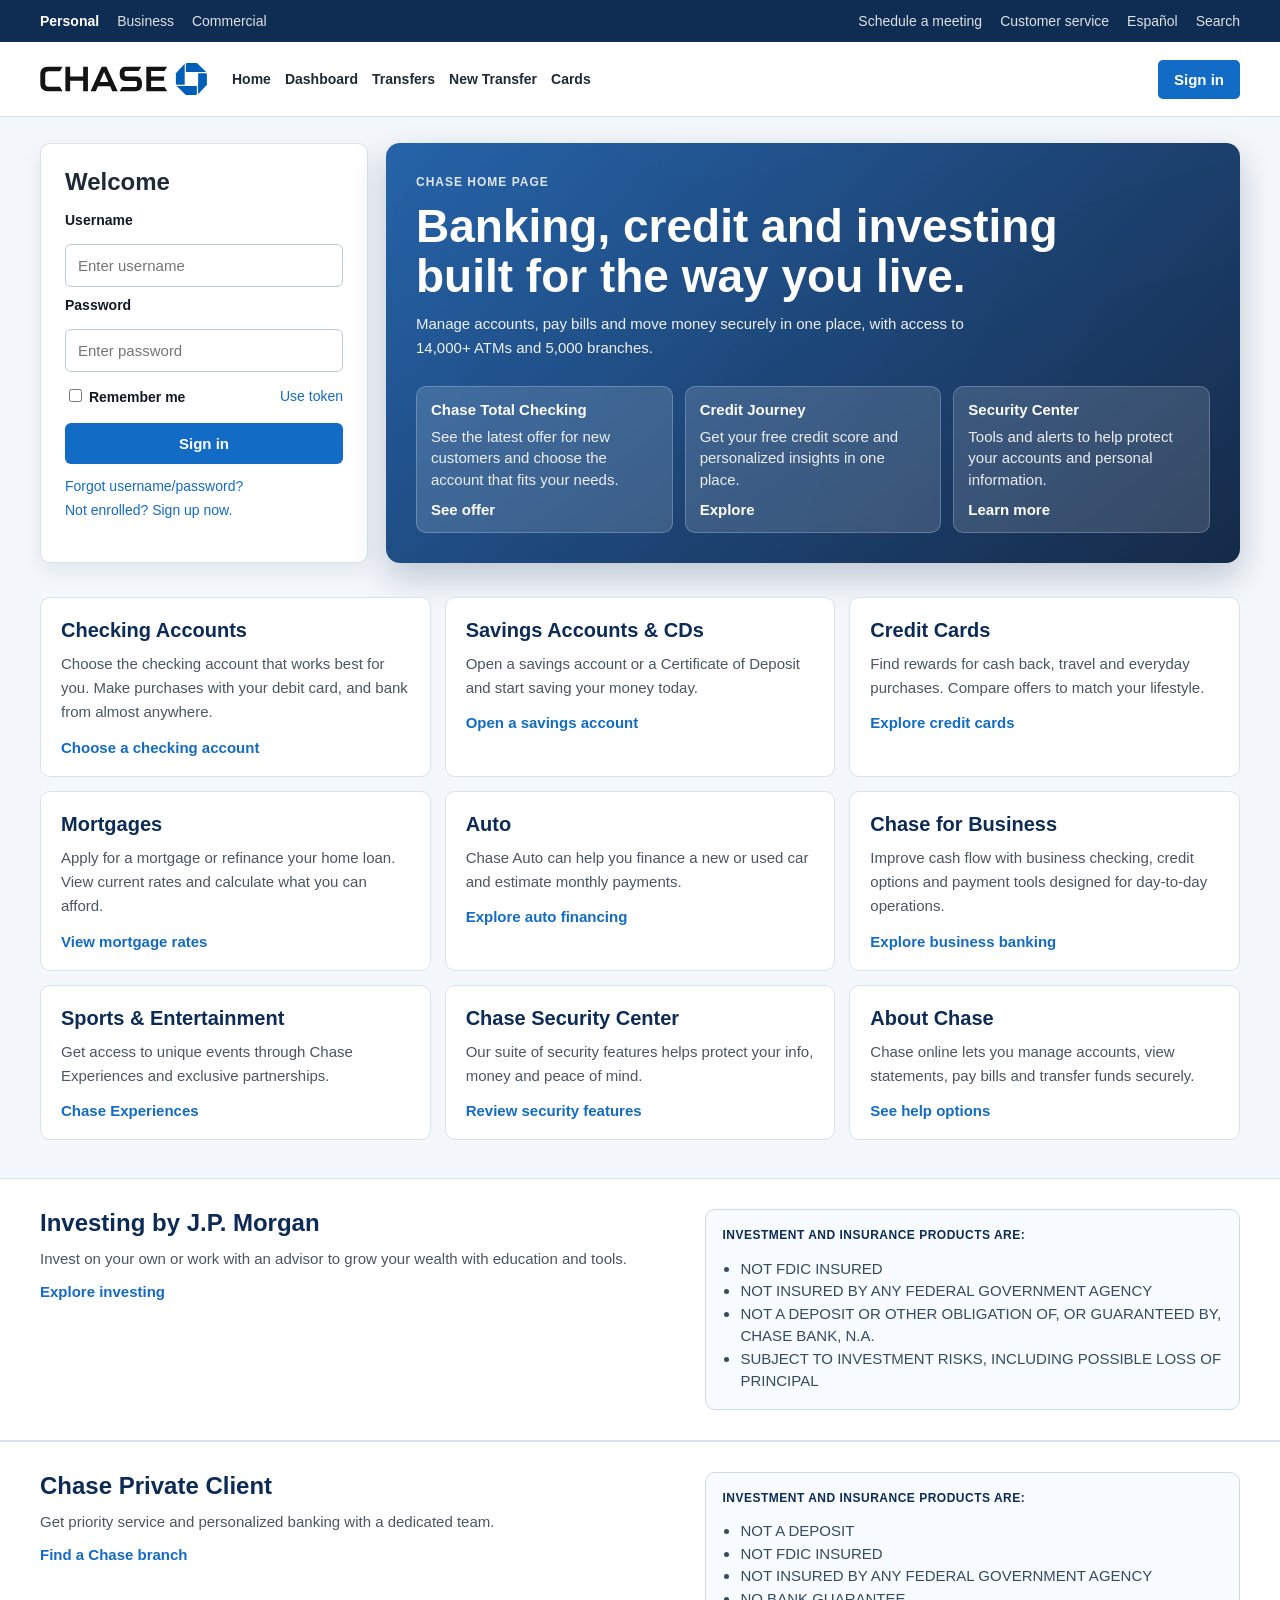
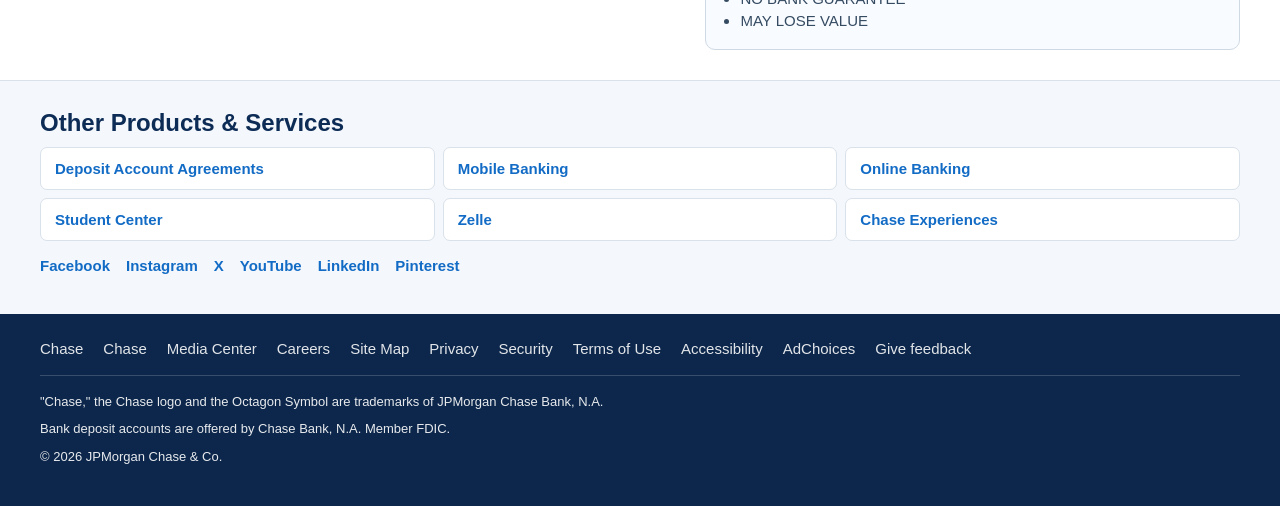
<file: index.html>
﻿<!doctype html>
<html lang="en">
<head>
  <meta charset="UTF-8">
  <meta name="viewport" content="width=device-width, initial-scale=1.0">
  <title>Credit Card, Mortgage, Banking, Auto | Chase Online | Chase.com</title>
  <link rel="stylesheet" href="styles.css">
</head>
<body>
  <a class="skip-link" href="#main-content">Skip to main content</a>

  <header class="site-header">
    <div class="utility-bar">
      <div class="container utility-inner">
        <nav class="utility-left" aria-label="Audience navigation">
          <a class="active" href="https://www.chase.com/">Personal</a>
          <a href="https://www.chase.com/business">Business</a>
          <a href="https://www.jpmorgan.com/commercial-banking">Commercial</a>
        </nav>
        <nav class="utility-right" aria-label="Utility navigation">
          <a href="https://www.chase.com/meeting-scheduler/getstarted">Schedule a meeting</a>
          <a href="https://www.chase.com/digital/customer-service">Customer service</a>
          <a href="https://www.chase.com/espanol">Español</a>
          <a href="https://www.chase.com/digital/resources/search-results.html">Search</a>
        </nav>
      </div>
    </div>

    <div class="main-header">
      <div class="container main-header-inner">
        <a class="brand" href="index.html" aria-label="Chase home">
          <img class="brand-logo" src="logo_chase_headerfooter.svg" alt="Chase logo">
        </a>

        <nav class="primary-nav" aria-label="Primary navigation">
          <a href="index.html">Home</a>
          <a href="account.html">Dashboard</a>
          <a href="transfer.html">Transfers</a>
          <a href="new-transfer.html">New Transfer</a>
          <a href="cards.html">Cards</a>
        </nav>

        <a class="sign-in-top" href="https://secure.chase.com">Sign in</a>
      </div>
    </div>
  </header>

  <main id="main-content">
    <section class="hero">
      <div class="container hero-layout">
        <aside class="signin-panel" aria-labelledby="signin-title">
          <h1 id="signin-title">Welcome</h1>
          <form action="https://secure.chase.com" method="get">
            <label for="username">Username</label>
            <input id="username" name="username" type="text" autocomplete="username" placeholder="Enter username">

            <label for="password">Password</label>
            <input id="password" name="password" type="password" autocomplete="current-password" placeholder="Enter password">

            <div class="signin-options">
              <label><input type="checkbox"> Remember me</label>
              <a href="https://secure.chase.com">Use token</a>
            </div>

            <button class="sign-in-btn" type="submit">Sign in</button>
          </form>

          <div class="signin-links">
            <a href="https://secure.chase.com">Forgot username/password?</a>
            <a href="https://secure.chase.com/web/auth/enrollment#/enroll/enroll-online/index">Not enrolled? Sign up now.</a>
          </div>
        </aside>

        <div class="hero-content" role="presentation">
          <div class="hero-copy">
            <p class="eyebrow">Chase home page</p>
            <h2>Banking, credit and investing built for the way you live.</h2>
            <p>Manage accounts, pay bills and move money securely in one place, with access to 14,000+ ATMs and 5,000 branches.</p>
          </div>

          <div class="hero-feature-row">
            <article>
              <h3>Chase Total Checking</h3>
              <p>See the latest offer for new customers and choose the account that fits your needs.</p>
              <a href="https://www.chase.com/personal/offers/total-checking-300">See offer</a>
            </article>
            <article>
              <h3>Credit Journey</h3>
              <p>Get your free credit score and personalized insights in one place.</p>
              <a href="https://www.chase.com/personal/credit-cards/free-credit-score">Explore</a>
            </article>
            <article>
              <h3>Security Center</h3>
              <p>Tools and alerts to help protect your accounts and personal information.</p>
              <a href="https://www.chase.com/digital/resources/privacy-security">Learn more</a>
            </article>
          </div>
        </div>
      </div>
    </section>

    <section class="product-sections container">
      <article class="product-block" id="checking">
        <h2>Checking Accounts</h2>
        <p>Choose the checking account that works best for you. Make purchases with your debit card, and bank from almost anywhere.</p>
        <a href="https://personal.chase.com/personal/checking">Choose a checking account</a>
      </article>

      <article class="product-block" id="savings">
        <h2>Savings Accounts &amp; CDs</h2>
        <p>Open a savings account or a Certificate of Deposit and start saving your money today.</p>
        <a href="https://personal.chase.com/personal/savings">Open a savings account</a>
      </article>

      <article class="product-block" id="cards">
        <h2>Credit Cards</h2>
        <p>Find rewards for cash back, travel and everyday purchases. Compare offers to match your lifestyle.</p>
        <a href="https://creditcards.chase.com/">Explore credit cards</a>
      </article>

      <article class="product-block" id="home-loans">
        <h2>Mortgages</h2>
        <p>Apply for a mortgage or refinance your home loan. View current rates and calculate what you can afford.</p>
        <a href="https://www.chase.com/personal/mortgage/mortgage-rates">View mortgage rates</a>
      </article>

      <article class="product-block" id="auto">
        <h2>Auto</h2>
        <p>Chase Auto can help you finance a new or used car and estimate monthly payments.</p>
        <a href="https://autofinance.chase.com/auto-finance/auto-loans?offercode=WDXDPXXX02">Explore auto financing</a>
      </article>

      <article class="product-block" id="business">
        <h2>Chase for Business</h2>
        <p>Improve cash flow with business checking, credit options and payment tools designed for day-to-day operations.</p>
        <a href="https://www.chase.com/business/banking/checking">Explore business banking</a>
      </article>

      <article class="product-block" id="sports">
        <h2>Sports &amp; Entertainment</h2>
        <p>Get access to unique events through Chase Experiences and exclusive partnerships.</p>
        <a href="https://www.chase.com/personal/events/experiences">Chase Experiences</a>
      </article>

      <article class="product-block" id="security">
        <h2>Chase Security Center</h2>
        <p>Our suite of security features helps protect your info, money and peace of mind.</p>
        <a href="https://www.chase.com/digital/resources/privacy-security">Review security features</a>
      </article>

      <article class="product-block" id="about">
        <h2>About Chase</h2>
        <p>Chase online lets you manage accounts, view statements, pay bills and transfer funds securely.</p>
        <a href="https://www.chase.com/digital/customer-service">See help options</a>
      </article>
    </section>

    <section class="investing-section" id="investing">
      <div class="container investing-layout">
        <div>
          <h2>Investing by J.P. Morgan</h2>
          <p>Invest on your own or work with an advisor to grow your wealth with education and tools.</p>
          <a href="https://www.chase.com/personal/investments">Explore investing</a>
        </div>
        <div class="regulatory-box">
          <p>INVESTMENT AND INSURANCE PRODUCTS ARE:</p>
          <ul>
            <li>NOT FDIC INSURED</li>
            <li>NOT INSURED BY ANY FEDERAL GOVERNMENT AGENCY</li>
            <li>NOT A DEPOSIT OR OTHER OBLIGATION OF, OR GUARANTEED BY, CHASE BANK, N.A.</li>
            <li>SUBJECT TO INVESTMENT RISKS, INCLUDING POSSIBLE LOSS OF PRINCIPAL</li>
          </ul>
        </div>
      </div>
    </section>

    <section class="private-client" id="goals">
      <div class="container private-client-layout">
        <div>
          <h2>Chase Private Client</h2>
          <p>Get priority service and personalized banking with a dedicated team.</p>
          <a href="https://locator.chase.com/?locale=en_US">Find a Chase branch</a>
        </div>
        <div class="regulatory-box">
          <p>INVESTMENT AND INSURANCE PRODUCTS ARE:</p>
          <ul>
            <li>NOT A DEPOSIT</li>
            <li>NOT FDIC INSURED</li>
            <li>NOT INSURED BY ANY FEDERAL GOVERNMENT AGENCY</li>
            <li>NO BANK GUARANTEE</li>
            <li>MAY LOSE VALUE</li>
          </ul>
        </div>
      </div>
    </section>

    <section class="other-services" id="travel">
      <div class="container">
        <h2>Other Products &amp; Services</h2>
        <ul>
          <li><a href="https://www.chase.com/personal/branch-disclosures">Deposit Account Agreements</a></li>
          <li><a href="https://www.chase.com/digital/mobile-banking">Mobile Banking</a></li>
          <li><a href="https://www.chase.com/digital/online-banking">Online Banking</a></li>
          <li><a href="https://www.chase.com/personal/financial-goals/life-moments">Student Center</a></li>
          <li><a href="https://www.chase.com/personal/zelle">Zelle</a></li>
          <li><a href="https://www.chase.com/personal/events/experiences">Chase Experiences</a></li>
        </ul>
        <div class="social-links">
          <a href="https://www.facebook.com/chase">Facebook</a>
          <a href="https://instagram.com/chase">Instagram</a>
          <a href="https://twitter.com/Chase">X</a>
          <a href="https://www.youtube.com/chase">YouTube</a>
          <a href="https://www.linkedin.com/company/chase?trk=company_logo">LinkedIn</a>
          <a href="https://www.pinterest.com/chase/">Pinterest</a>
        </div>
      </div>
    </section>
  </main>

  <footer class="site-footer">
    <div class="container footer-links">
      <a href="https://www.chase.com">Chase</a>
      <a href="https://www.chase.com">Chase</a>
      <a href="https://media.chase.com">Media Center</a>
      <a href="https://www.chase.com/careers">Careers</a>
      <a href="https://www.chase.com/digital/resources/sitemap">Site Map</a>
      <a href="https://www.chase.com/digital/resources/privacy-security/privacy/online-privacy-policy">Privacy</a>
      <a href="https://www.chase.com/digital/resources/privacy-security">Security</a>
      <a href="https://www.chase.com/digital/resources/terms-of-use">Terms of Use</a>
      <a href="https://www.chase.com/digital/resources/accessibility">Accessibility</a>
      <a href="https://optout.aboutads.info/?c=2&amp;lang=EN">AdChoices</a>
      <a href="https://survey.experience.chase.com/jfe/form/SV_0rBuvmGXX6OhYEJ">Give feedback</a>
    </div>
    <div class="container footer-legal">
      <p>"Chase," the Chase logo and the Octagon Symbol are trademarks of JPMorgan Chase Bank, N.A.</p>
      <p>Bank deposit accounts are offered by Chase Bank, N.A. Member FDIC.</p>
      <p>&copy; 2026 JPMorgan Chase &amp; Co.</p>
    </div>
  </footer>
</body>
</html>
</file>
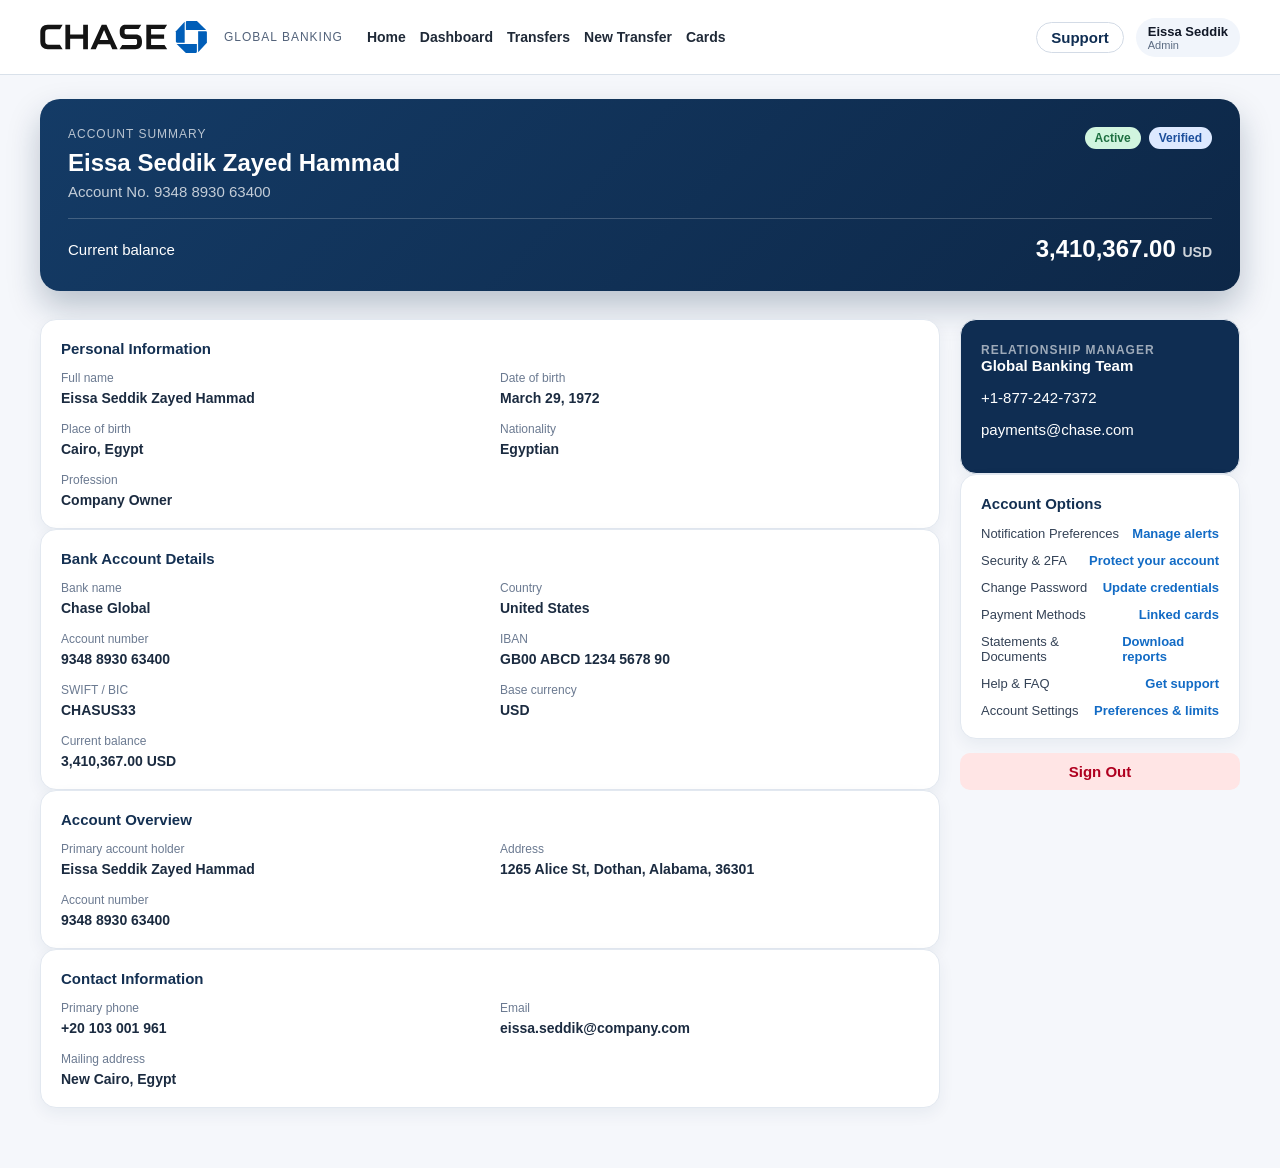
<file: account.html>
﻿<!doctype html>
<html lang="en">
<head>
  <meta charset="UTF-8">
  <meta name="viewport" content="width=device-width, initial-scale=1.0">
  <title>Account Profile | Chase Global Banking</title>
  <link rel="stylesheet" href="styles.css">
</head>
<body class="account-page">
  <a class="skip-link" href="#main-content">Skip to main content</a>

  <header class="site-header">
    <div class="main-header">
      <div class="container main-header-inner">
        <a class="brand" href="index.html" aria-label="Chase home">
          <img class="brand-logo" src="logo_chase_headerfooter.svg" alt="Chase logo">
          <span class="brand-sub">Global Banking</span>
        </a>

        <nav class="primary-nav" aria-label="Primary navigation">
          <a href="index.html">Home</a>
          <a href="account.html" class="active">Dashboard</a>
          <a href="transfer.html">Transfers</a>
          <a href="new-transfer.html">New Transfer</a>
          <a href="cards.html">Cards</a>
        </nav>

        <div class="header-actions">
          <a class="ghost-pill" href="https://www.chase.com/digital/customer-service">Support</a>
          <div class="user-pill">
            <span class="user-name">Eissa Seddik</span>
            <span class="user-role">Admin</span>
          </div>
        </div>
      </div>
    </div>
  </header>

  <main id="main-content" class="account-shell">
    <section class="account-hero">
      <div class="container">
        <div class="hero-card">
          <div class="hero-row">
            <div>
              <p class="hero-eyebrow">Account Summary</p>
              <h1>Eissa Seddik Zayed Hammad</h1>
              <p class="hero-meta">Account No. 9348 8930 63400</p>
            </div>
            <div class="hero-badges">
              <span class="status-pill success">Active</span>
              <span class="status-pill info">Verified</span>
            </div>
          </div>
          <div class="hero-balance">
            <span>Current balance</span>
            <strong>3,410,367.00 <small>USD</small></strong>
          </div>
        </div>
      </div>
    </section>

    <section class="account-grid container">
      <div class="account-main">
        <div class="panel">
          <h2>Personal Information</h2>
          <div class="detail-grid">
            <div>
              <span>Full name</span>
              <strong>Eissa Seddik Zayed Hammad</strong>
            </div>
            <div>
              <span>Date of birth</span>
              <strong>March 29, 1972</strong>
            </div>
            <div>
              <span>Place of birth</span>
              <strong>Cairo, Egypt</strong>
            </div>
            <div>
              <span>Nationality</span>
              <strong>Egyptian</strong>
            </div>
            <div>
              <span>Profession</span>
              <strong>Company Owner</strong>
            </div>
          </div>
        </div>

        <div class="panel">
          <h2>Bank Account Details</h2>
          <div class="detail-grid">
            <div>
              <span>Bank name</span>
              <strong>Chase Global</strong>
            </div>
            <div>
              <span>Country</span>
              <strong>United States</strong>
            </div>
            <div>
              <span>Account number</span>
              <strong>9348 8930 63400</strong>
            </div>
            <div>
              <span>IBAN</span>
              <strong>GB00 ABCD 1234 5678 90</strong>
            </div>
            <div>
              <span>SWIFT / BIC</span>
              <strong>CHASUS33</strong>
            </div>
            <div>
              <span>Base currency</span>
              <strong>USD</strong>
            </div>
            <div>
              <span>Current balance</span>
              <strong>3,410,367.00 USD</strong>
            </div>
          </div>
        </div>

        <div class="panel">
          <h2>Account Overview</h2>
          <div class="detail-grid">
            <div>
              <span>Primary account holder</span>
              <strong>Eissa Seddik Zayed Hammad</strong>
            </div>
            <div>
              <span>Address</span>
              <strong>1265 Alice St, Dothan, Alabama, 36301</strong>
            </div>
            <div>
              <span>Account number</span>
              <strong>9348 8930 63400</strong>
            </div>
          </div>
        </div>

        <div class="panel">
          <h2>Contact Information</h2>
          <div class="detail-grid">
            <div>
              <span>Primary phone</span>
              <strong>+20 103 001 961</strong>
            </div>
            <div>
              <span>Email</span>
              <strong>eissa.seddik@company.com</strong>
            </div>
            <div>
              <span>Mailing address</span>
              <strong>New Cairo, Egypt</strong>
            </div>
          </div>
        </div>
      </div>

      <aside class="account-side">
        <div class="panel manager-card">
          <span class="eyebrow">Relationship Manager</span>
          <h3>Global Banking Team</h3>
          <p>+1-877-242-7372</p>
          <p>payments@chase.com</p>
        </div>

        <div class="panel">
          <h3>Account Options</h3>
          <ul class="option-list">
            <li><span>Notification Preferences</span><a href="#" data-modal="notifications-modal">Manage alerts</a></li>
            <li><span>Security &amp; 2FA</span><a href="#" data-modal="security-modal">Protect your account</a></li>
            <li><span>Change Password</span><a href="#" data-modal="password-modal">Update credentials</a></li>
            <li><span>Payment Methods</span><a href="#" data-modal="payments-modal">Linked cards</a></li>
            <li><span>Statements &amp; Documents</span><a href="#" data-modal="statements-modal">Download reports</a></li>
            <li><span>Help &amp; FAQ</span><a href="#" data-modal="help-modal">Get support</a></li>
            <li><span>Account Settings</span><a href="#" data-modal="account-settings-modal">Preferences &amp; limits</a></li>
          </ul>
        </div>

        <button class="signout-btn" type="button">Sign Out</button>
      </aside>
    </section>

    <div class="modal" id="notifications-modal" aria-hidden="true"><div class="modal-content"><h3>Notification Preferences</h3><p>Manage account alerts for balance, security and transfers.</p><div class="toggle-row"><div><strong>Balance alerts</strong><span>Notify me when balances change</span></div><label class="switch"><input type="checkbox" checked><span class="slider"></span></label></div><div class="toggle-row"><div><strong>Security alerts</strong><span>Login, device and profile changes</span></div><label class="switch"><input type="checkbox" checked><span class="slider"></span></label></div><div class="toggle-row"><div><strong>Transfer updates</strong><span>Status updates for wire transfers</span></div><label class="switch"><input type="checkbox"><span class="slider"></span></label></div><div class="modal-actions"><button class="ghost-pill" type="button" data-close="notifications-modal">Cancel</button><button class="save-btn" type="button">Save changes</button></div></div></div>
    <div class="modal" id="security-modal" aria-hidden="true"><div class="modal-content"><h3>Security &amp; 2FA</h3><div class="field"><label>Two-factor authentication</label><select><option>Enabled</option><option>Disabled</option></select></div><div class="field"><label>Trusted devices</label><select><option>Current device only</option><option>All enrolled devices</option></select></div><div class="modal-actions"><button class="ghost-pill" type="button" data-close="security-modal">Cancel</button><button class="save-btn" type="button">Save changes</button></div></div></div>
    <div class="modal" id="password-modal" aria-hidden="true"><div class="modal-content"><h3>Change Password</h3><div class="field"><label>Current password</label><input type="password" placeholder="Enter current password"></div><div class="field"><label>New password</label><input type="password" placeholder="Enter new password"></div><div class="field"><label>Confirm new password</label><input type="password" placeholder="Confirm new password"></div><div class="modal-actions"><button class="ghost-pill" type="button" data-close="password-modal">Cancel</button><button class="save-btn" type="button">Update password</button></div></div></div>
    <div class="modal" id="payments-modal" aria-hidden="true"><div class="modal-content"><h3>Payment Methods</h3><p>Manage linked cards and payout accounts.</p><div class="detail-grid"><div><span>Primary card</span><strong>•••• 4921</strong></div><div><span>Backup card</span><strong>•••• 8832</strong></div></div><div class="modal-actions"><button class="ghost-pill" type="button" data-close="payments-modal">Close</button><button class="save-btn" type="button">Add new method</button></div></div></div>
    <div class="modal" id="statements-modal" aria-hidden="true"><div class="modal-content"><h3>Statements &amp; Documents</h3><p>Download monthly statements and confirmations.</p><div class="detail-grid"><div><span>March 2026</span><strong>Statement.pdf</strong></div><div><span>February 2026</span><strong>Statement.pdf</strong></div></div><div class="modal-actions"><button class="ghost-pill" type="button" data-close="statements-modal">Close</button><button class="save-btn" type="button">Download all</button></div></div></div>
    <div class="modal" id="help-modal" aria-hidden="true"><div class="modal-content"><h3>Help &amp; FAQ</h3><p>Contact support or browse help articles.</p><div class="modal-actions"><a class="ghost-pill" href="https://www.chase.com/digital/customer-service">Open support</a><button class="save-btn" type="button" data-close="help-modal">Close</button></div></div></div>
    <div class="modal" id="account-settings-modal" aria-hidden="true"><div class="modal-content"><h3>Account Settings</h3><div class="field"><label>Display name</label><input type="text" value="Eissa Seddik"></div><div class="field"><label>Preferred language</label><select><option>English</option><option>Arabic</option></select></div><div class="field"><label>Daily transfer limit</label><select><option>$25,000</option><option>$50,000</option><option>$100,000</option></select></div><div class="field"><label>Two-factor authentication</label><select><option>Enabled</option><option>Disabled</option></select></div><div class="modal-actions"><button class="ghost-pill" type="button" data-close="account-settings-modal">Cancel</button><button class="save-btn" type="button">Save changes</button></div></div></div>
  </main>

  <script id="account-settings-script">document.addEventListener("DOMContentLoaded",function(){document.querySelectorAll("[data-modal]").forEach(function(link){link.addEventListener("click",function(e){e.preventDefault();var id=link.getAttribute("data-modal");var modal=document.getElementById(id);if(modal){modal.setAttribute("aria-hidden","false");}});});document.querySelectorAll("[data-close]").forEach(function(btn){btn.addEventListener("click",function(){var id=btn.getAttribute("data-close");var modal=document.getElementById(id);if(modal){modal.setAttribute("aria-hidden","true");}});});document.querySelectorAll(".modal").forEach(function(modal){modal.addEventListener("click",function(e){if(e.target===modal){modal.setAttribute("aria-hidden","true");}});});});</script>
</body>
</html>
</file>
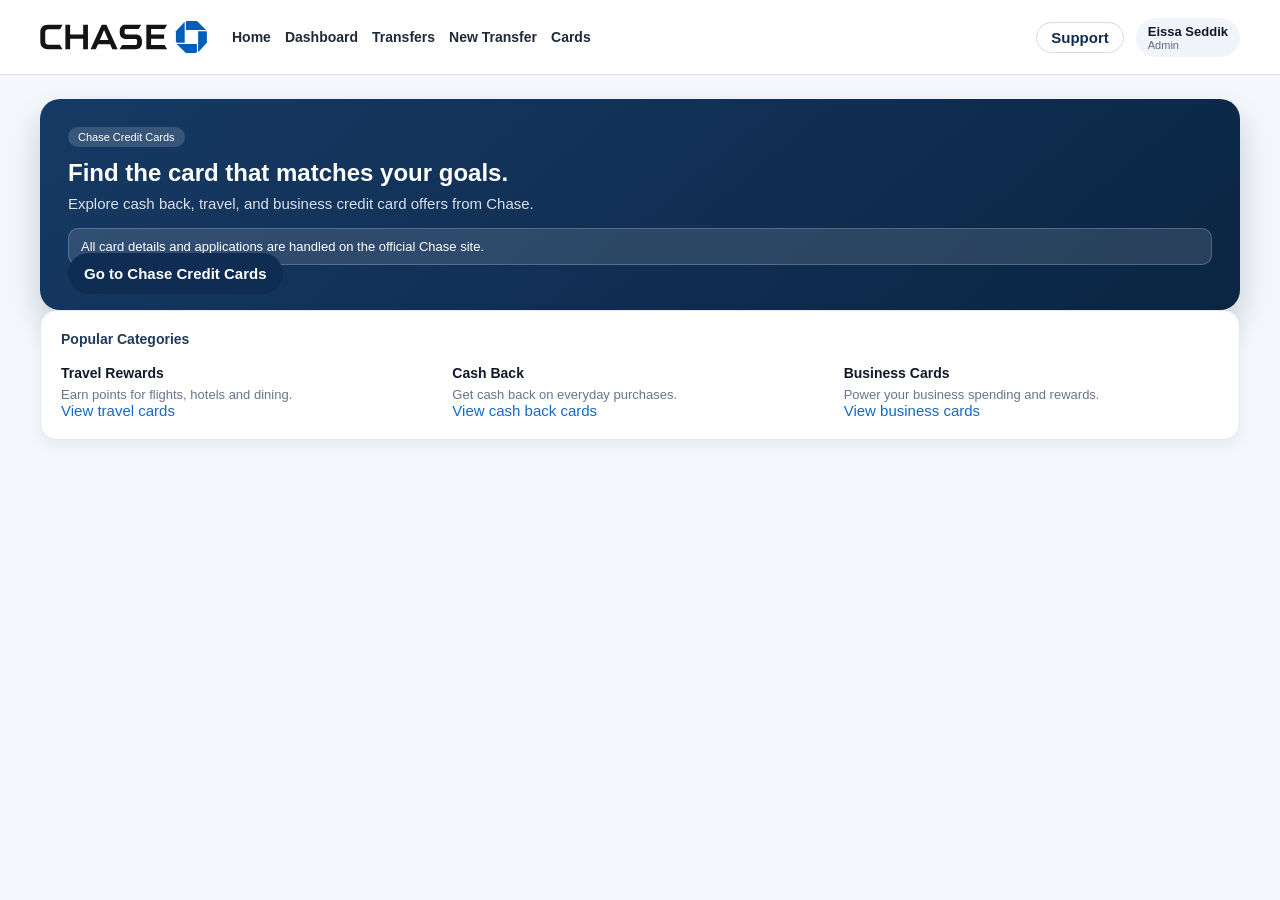
<file: cards.html>
﻿<!doctype html>
<html lang="en">
<head>
  <meta charset="UTF-8">
  <meta name="viewport" content="width=device-width, initial-scale=1.0">
  <title>Credit Cards | Chase</title>
  <link rel="stylesheet" href="styles.css">
</head>
<body>
  <a class="skip-link" href="#main-content">Skip to main content</a>

  <header class="site-header">
    <div class="main-header">
      <div class="container main-header-inner">
        <a class="brand" href="index.html" aria-label="Chase home">
          <img class="brand-logo" src="logo_chase_headerfooter.svg" alt="Chase logo">
        </a>

        <nav class="primary-nav" aria-label="Primary navigation">
          <a href="index.html">Home</a>
          <a href="account.html">Dashboard</a>
          <a href="transfer.html">Transfers</a>
          <a href="new-transfer.html">New Transfer</a>
          <a href="cards.html">Cards</a>
        </nav>

        <div class="header-actions">
          <a class="ghost-pill" href="https://www.chase.com/digital/customer-service">Support</a>
          <div class="user-pill">
            <span class="user-name">Eissa Seddik</span>
            <span class="user-role">Admin</span>
          </div>
        </div>
      </div>
    </div>
  </header>

  <main id="main-content" class="transfer-shell">
    <section class="transfer-hero container">
      <div class="hero-banner">
        <span class="pill">Chase Credit Cards</span>
        <h1>Find the card that matches your goals.</h1>
        <p>Explore cash back, travel, and business credit card offers from Chase.</p>
        <div class="hero-alert">
          All card details and applications are handled on the official Chase site.
        </div>
        <a class="submit-btn" href="https://creditcards.chase.com/">Go to Chase Credit Cards</a>
      </div>
    </section>

    <section class="account-info container">
      <div class="panel">
        <div class="panel-title">Popular Categories</div>
        <div class="processing-grid">
          <div>
            <h4>Travel Rewards</h4>
            <p>Earn points for flights, hotels and dining.</p>
            <a href="https://creditcards.chase.com/travel-credit-cards">View travel cards</a>
          </div>
          <div>
            <h4>Cash Back</h4>
            <p>Get cash back on everyday purchases.</p>
            <a href="https://creditcards.chase.com/cash-back-credit-cards">View cash back cards</a>
          </div>
          <div>
            <h4>Business Cards</h4>
            <p>Power your business spending and rewards.</p>
            <a href="https://creditcards.chase.com/business-credit-cards">View business cards</a>
          </div>
        </div>
      </div>
    </section>
  </main>
</body>
</html>
</file>
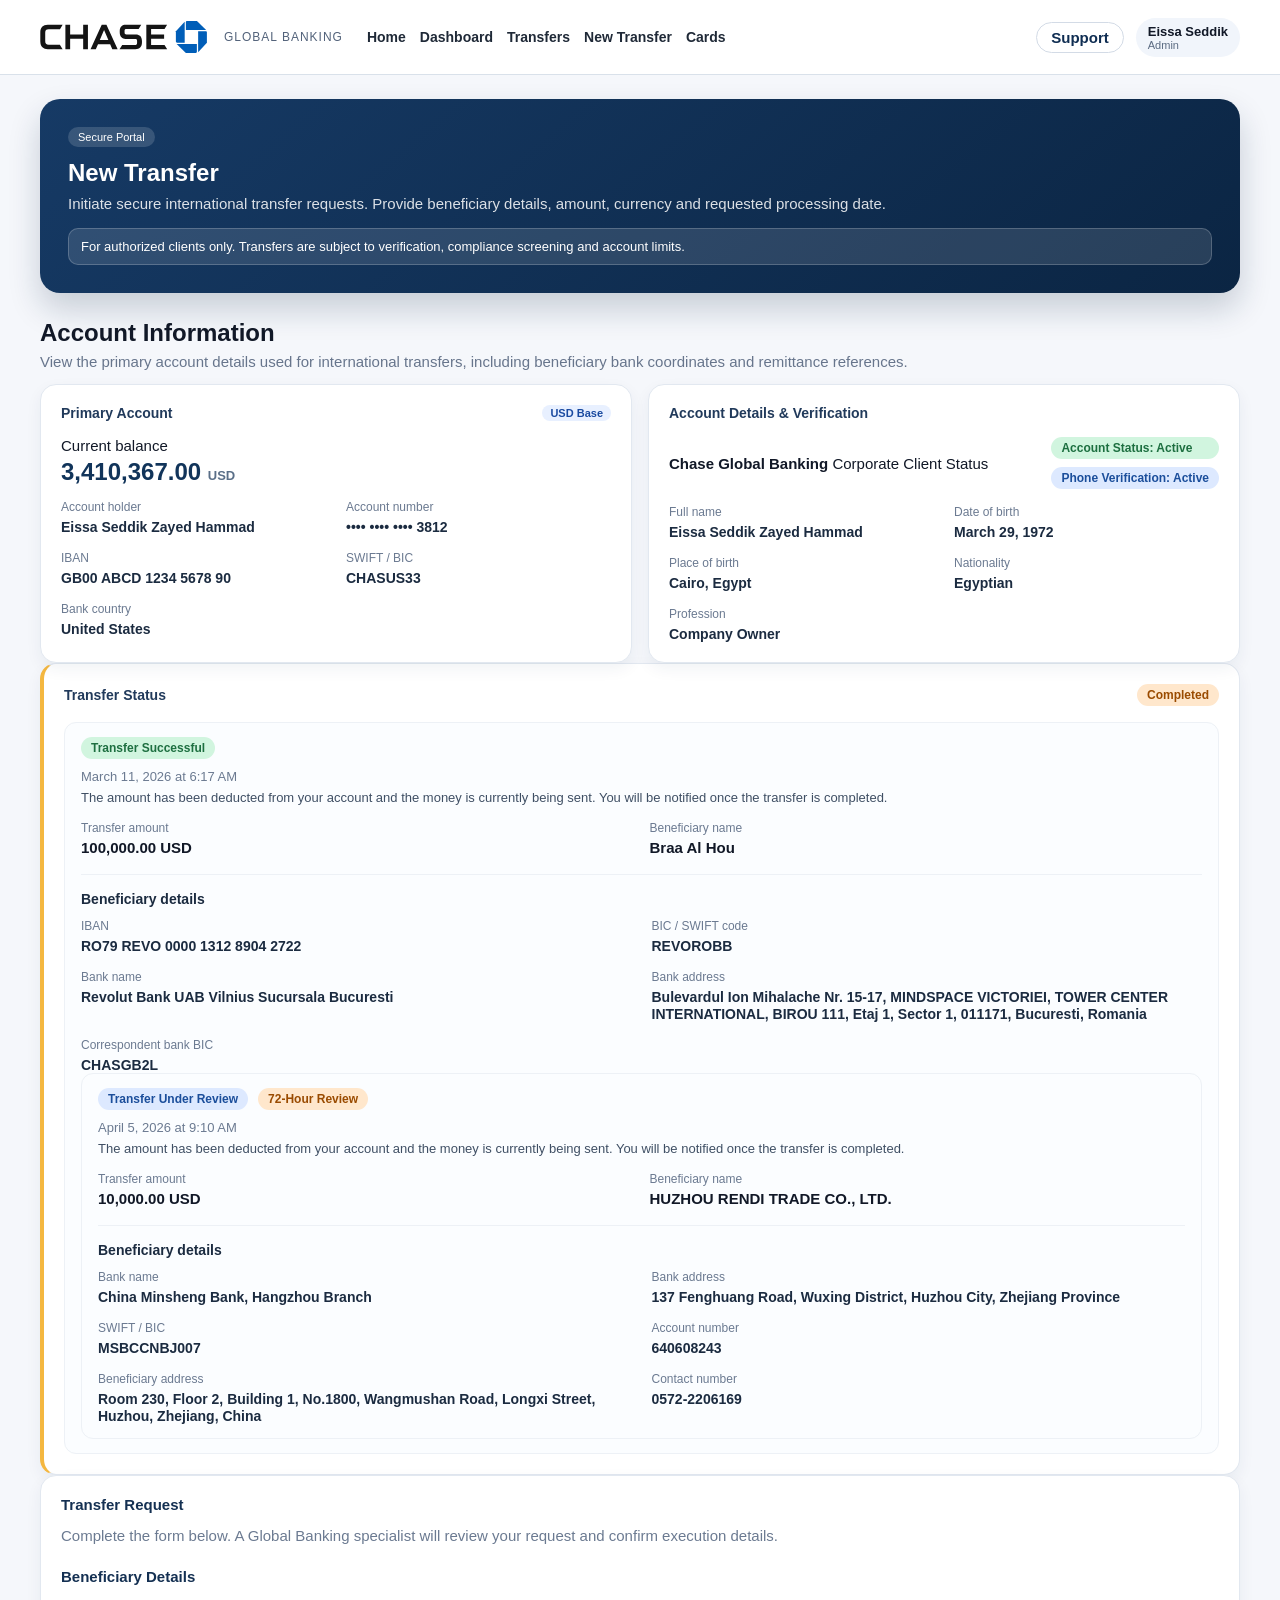
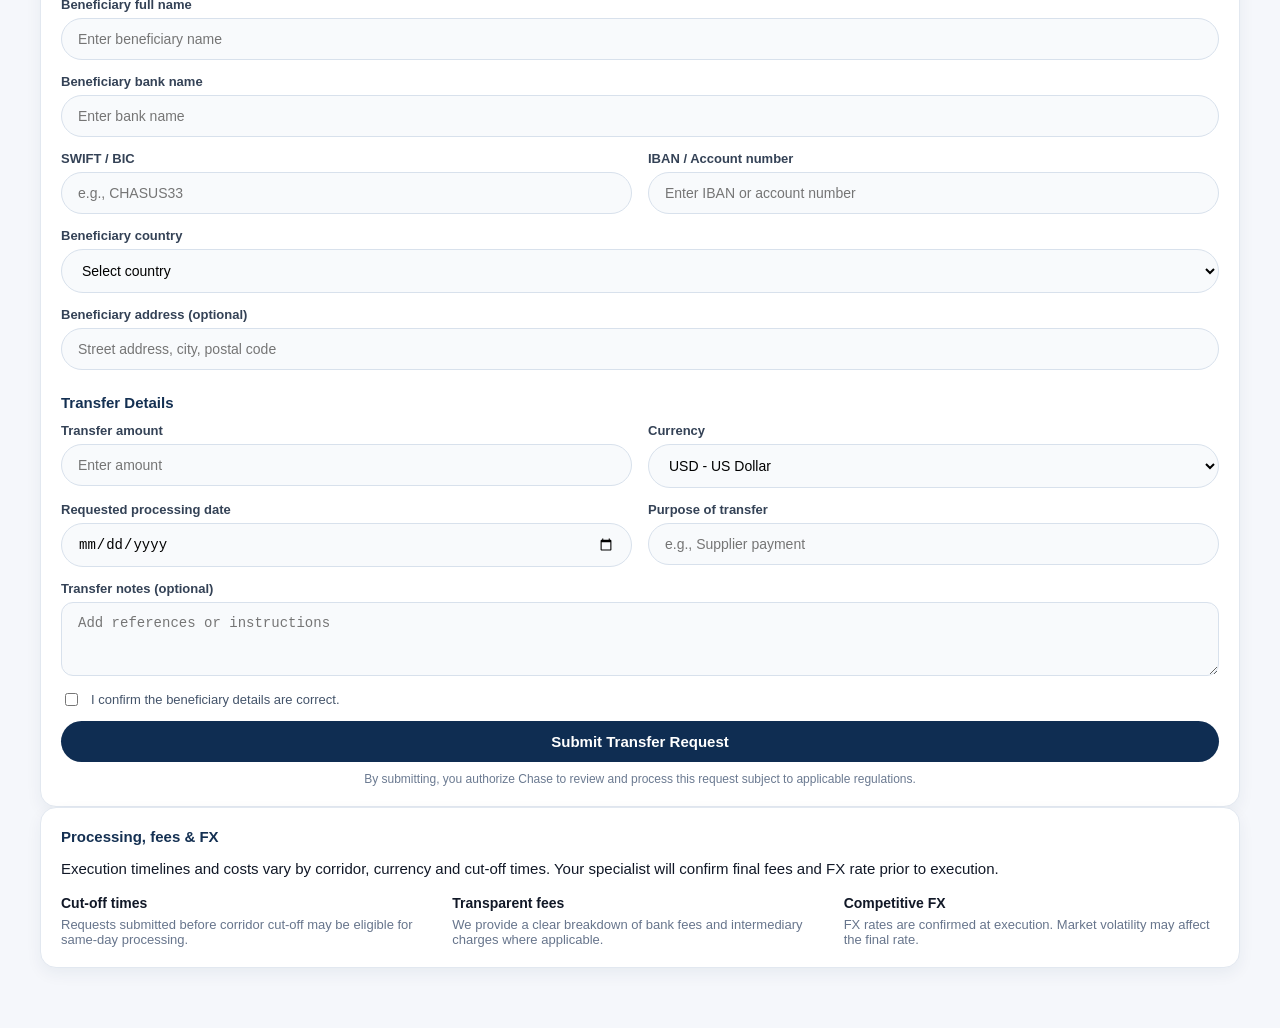
<file: new-transfer.html>
﻿<!doctype html>
<html lang="en">
<head>
  <meta charset="UTF-8">
  <meta name="viewport" content="width=device-width, initial-scale=1.0">
  <title>New Transfer | Chase Global Banking</title>
  <link rel="stylesheet" href="styles.css">
</head>
<body class="transfer-page">
  <a class="skip-link" href="#main-content">Skip to main content</a>

  <header class="site-header">
    <div class="main-header">
      <div class="container main-header-inner">
        <a class="brand" href="index.html" aria-label="Chase home">
          <img class="brand-logo" src="logo_chase_headerfooter.svg" alt="Chase logo">
          <span class="brand-sub">Global Banking</span>
        </a>

        <nav class="primary-nav" aria-label="Primary navigation">
          <a href="index.html">Home</a>
          <a href="account.html">Dashboard</a>
          <a href="transfer.html">Transfers</a>
          <a href="new-transfer.html">New Transfer</a>
          <a href="cards.html">Cards</a>
        </nav>

        <div class="header-actions">
          <a class="ghost-pill" href="https://www.chase.com/digital/customer-service">Support</a>
          <div class="user-pill">
            <span class="user-name">Eissa Seddik</span>
            <span class="user-role">Admin</span>
          </div>
        </div>
      </div>
    </div>
  </header>

  <main id="main-content" class="transfer-shell">
    <section class="transfer-hero container">
      <div class="hero-banner">
        <span class="pill">Secure Portal</span>
        <h1>New Transfer</h1>
        <p>Initiate secure international transfer requests. Provide beneficiary details, amount, currency and requested processing date.</p>
        <div class="hero-alert">
          For authorized clients only. Transfers are subject to verification, compliance screening and account limits.
        </div>
      </div>
    </section>

    <section class="account-info container">
      <div class="section-header">
        <h2>Account Information</h2>
        <p>View the primary account details used for international transfers, including beneficiary bank coordinates and remittance references.</p>
      </div>

      <div class="info-grid">
        <div class="panel">
          <div class="panel-title">Primary Account <span class="chip">USD Base</span></div>
          <div class="balance-block">
            <span>Current balance</span>
            <strong>3,410,367.00 <small>USD</small></strong>
          </div>
          <div class="detail-grid">
            <div>
              <span>Account holder</span>
              <strong>Eissa Seddik Zayed Hammad</strong>
            </div>
            <div>
              <span>Account number</span>
              <strong>•••• •••• •••• 3812</strong>
            </div>
            <div>
              <span>IBAN</span>
              <strong>GB00 ABCD 1234 5678 90</strong>
            </div>
            <div>
              <span>SWIFT / BIC</span>
              <strong>CHASUS33</strong>
            </div>
            <div>
              <span>Bank country</span>
              <strong>United States</strong>
            </div>
          </div>
        </div>

        <div class="panel">
          <div class="panel-title">Account Details &amp; Verification</div>
          <div class="verification">
            <div>
              <strong>Chase Global Banking</strong>
              <span>Corporate Client Status</span>
            </div>
            <div class="status-stack">
              <span class="status-pill success">Account Status: Active</span>
              <span class="status-pill info">Phone Verification: Active</span>
            </div>
          </div>
          <div class="detail-grid">
            <div>
              <span>Full name</span>
              <strong>Eissa Seddik Zayed Hammad</strong>
            </div>
            <div>
              <span>Date of birth</span>
              <strong>March 29, 1972</strong>
            </div>
            <div>
              <span>Place of birth</span>
              <strong>Cairo, Egypt</strong>
            </div>
            <div>
              <span>Nationality</span>
              <strong>Egyptian</strong>
            </div>
            <div>
              <span>Profession</span>
              <strong>Company Owner</strong>
            </div>
          </div>
        </div>
      </div>
    </section>

    <section class="transfer-status container">
  <div class="panel status-card">
    <div class="panel-title">Transfer Status <span class="status-pill warning">Completed</span></div>
    <div class="transfer-item">
      <div class="status-row">
        <span class="status-pill success">Transfer Successful</span>
      </div>
      <p class="status-meta">March 11, 2026 at 6:17 AM</p>
      <p class="transfer-detail">The amount has been deducted from your account and the money is currently being sent. You will be notified once the transfer is completed.</p>
      <div class="transfer-split">
        <div>
          <span class="label">Transfer amount</span>
          <strong>100,000.00 USD</strong>
        </div>
        <div>
          <span class="label">Beneficiary name</span>
          <strong>Braa Al Hou</strong>
        </div>
      </div>
      <div class="transfer-details">
        <h4>Beneficiary details</h4>
        <div class="detail-grid">
          <div><span>IBAN</span><strong>RO79 REVO 0000 1312 8904 2722</strong></div>
          <div><span>BIC / SWIFT code</span><strong>REVOROBB</strong></div>
          <div><span>Bank name</span><strong>Revolut Bank UAB Vilnius Sucursalа Bucuresti</strong></div>
          <div><span>Bank address</span><strong>Bulevardul Ion Mihalache Nr. 15-17, MINDSPACE VICTORIEI, TOWER CENTER INTERNATIONAL, BIROU 111, Etaj 1, Sector 1, 011171, Bucuresti, Romania</strong></div>
          <div><span>Correspondent bank BIC</span><strong>CHASGB2L</strong></div>
        </div>
      </div>
          <div class="transfer-item">
        <div class="status-row">
          <span class="status-pill info">Transfer Under Review</span>
          <span class="status-pill warning">72-Hour Review</span>
        </div>
        <p class="status-meta">April 5, 2026 at 9:10 AM</p>
        <p class="transfer-detail">The amount has been deducted from your account and the money is currently being sent. You will be notified once the transfer is completed.</p>
        <div class="transfer-split">
          <div>
            <span class="label">Transfer amount</span>
            <strong>10,000.00 USD</strong>
          </div>
          <div>
            <span class="label">Beneficiary name</span>
            <strong>HUZHOU RENDI TRADE CO., LTD.</strong>
          </div>
        </div>
        <div class="transfer-details">
          <h4>Beneficiary details</h4>
          <div class="detail-grid">
            <div><span>Bank name</span><strong>China Minsheng Bank, Hangzhou Branch</strong></div>
            <div><span>Bank address</span><strong>137 Fenghuang Road, Wuxing District, Huzhou City, Zhejiang Province</strong></div>
            <div><span>SWIFT / BIC</span><strong>MSBCCNBJ007</strong></div>
            <div><span>Account number</span><strong>640608243</strong></div>
            <div><span>Beneficiary address</span><strong>Room 230, Floor 2, Building 1, No.1800, Wangmushan Road, Longxi Street, Huzhou, Zhejiang, China</strong></div>
            <div><span>Contact number</span><strong>0572-2206169</strong></div>
          </div>
        </div>
      </div></div></div></section>

    <section class="transfer-form container">
      <div class="panel">
        <div class="form-header">
          <h2>Transfer Request</h2>
          <p>Complete the form below. A Global Banking specialist will review your request and confirm execution details.</p>
        </div>

        <div class="form-section">
          <h3>Beneficiary Details</h3>
          <div class="field">
            <label>Beneficiary full name</label>
            <input type="text" placeholder="Enter beneficiary name">
          </div>
          <div class="field">
            <label>Beneficiary bank name</label>
            <input type="text" placeholder="Enter bank name">
          </div>
          <div class="field-group">
            <div class="field">
              <label>SWIFT / BIC</label>
              <input type="text" placeholder="e.g., CHASUS33">
            </div>
            <div class="field">
              <label>IBAN / Account number</label>
              <input type="text" placeholder="Enter IBAN or account number">
            </div>
          </div>
          <div class="field">
            <label>Beneficiary country</label>
            <select>
  <option value="">Select country</option>
  <option>Afghanistan</option>
  <option>Albania</option>
  <option>Algeria</option>
  <option>Andorra</option>
  <option>Angola</option>
  <option>Antigua and Barbuda</option>
  <option>Argentina</option>
  <option>Armenia</option>
  <option>Australia</option>
  <option>Austria</option>
  <option>Azerbaijan</option>
  <option>Bahamas</option>
  <option>Bahrain</option>
  <option>Bangladesh</option>
  <option>Barbados</option>
  <option>Belarus</option>
  <option>Belgium</option>
  <option>Belize</option>
  <option>Benin</option>
  <option>Bhutan</option>
  <option>Bolivia</option>
  <option>Bosnia and Herzegovina</option>
  <option>Botswana</option>
  <option>Brazil</option>
  <option>Brunei</option>
  <option>Bulgaria</option>
  <option>Burkina Faso</option>
  <option>Burundi</option>
  <option>Cabo Verde</option>
  <option>Cambodia</option>
  <option>Cameroon</option>
  <option>Canada</option>
  <option>Central African Republic</option>
  <option>Chad</option>
  <option>Chile</option>
  <option>China</option>
  <option>Colombia</option>
  <option>Comoros</option>
  <option>Congo, Democratic Republic of the</option>
  <option>Congo, Republic of the</option>
  <option>Costa Rica</option>
  <option>Cote d'Ivoire</option>
  <option>Croatia</option>
  <option>Cuba</option>
  <option>Cyprus</option>
  <option>Czechia</option>
  <option>Denmark</option>
  <option>Djibouti</option>
  <option>Dominica</option>
  <option>Dominican Republic</option>
  <option>Ecuador</option>
  <option>Egypt</option>
  <option>El Salvador</option>
  <option>Equatorial Guinea</option>
  <option>Eritrea</option>
  <option>Estonia</option>
  <option>Eswatini</option>
  <option>Ethiopia</option>
  <option>Fiji</option>
  <option>Finland</option>
  <option>France</option>
  <option>Gabon</option>
  <option>Gambia</option>
  <option>Georgia</option>
  <option>Germany</option>
  <option>Ghana</option>
  <option>Greece</option>
  <option>Grenada</option>
  <option>Guatemala</option>
  <option>Guinea</option>
  <option>Guinea-Bissau</option>
  <option>Guyana</option>
  <option>Haiti</option>
  <option>Honduras</option>
  <option>Hungary</option>
  <option>Iceland</option>
  <option>India</option>
  <option>Indonesia</option>
  <option>Iran</option>
  <option>Iraq</option>
  <option>Ireland</option>
  <option>Israel</option>
  <option>Italy</option>
  <option>Jamaica</option>
  <option>Japan</option>
  <option>Jordan</option>
  <option>Kazakhstan</option>
  <option>Kenya</option>
  <option>Kiribati</option>
  <option>Kosovo</option>
  <option>Kuwait</option>
  <option>Kyrgyzstan</option>
  <option>Laos</option>
  <option>Latvia</option>
  <option>Lebanon</option>
  <option>Lesotho</option>
  <option>Liberia</option>
  <option>Libya</option>
  <option>Liechtenstein</option>
  <option>Lithuania</option>
  <option>Luxembourg</option>
  <option>Madagascar</option>
  <option>Malawi</option>
  <option>Malaysia</option>
  <option>Maldives</option>
  <option>Mali</option>
  <option>Malta</option>
  <option>Marshall Islands</option>
  <option>Mauritania</option>
  <option>Mauritius</option>
  <option>Mexico</option>
  <option>Micronesia</option>
  <option>Moldova</option>
  <option>Monaco</option>
  <option>Mongolia</option>
  <option>Montenegro</option>
  <option>Morocco</option>
  <option>Mozambique</option>
  <option>Myanmar</option>
  <option>Namibia</option>
  <option>Nauru</option>
  <option>Nepal</option>
  <option>Netherlands</option>
  <option>New Zealand</option>
  <option>Nicaragua</option>
  <option>Niger</option>
  <option>Nigeria</option>
  <option>North Korea</option>
  <option>North Macedonia</option>
  <option>Norway</option>
  <option>Oman</option>
  <option>Pakistan</option>
  <option>Palau</option>
  <option>Panama</option>
  <option>Papua New Guinea</option>
  <option>Paraguay</option>
  <option>Peru</option>
  <option>Philippines</option>
  <option>Poland</option>
  <option>Portugal</option>
  <option>Qatar</option>
  <option>Romania</option>
  <option>Russia</option>
  <option>Rwanda</option>
  <option>Saint Kitts and Nevis</option>
  <option>Saint Lucia</option>
  <option>Saint Vincent and the Grenadines</option>
  <option>Samoa</option>
  <option>San Marino</option>
  <option>Sao Tome and Principe</option>
  <option>Saudi Arabia</option>
  <option>Senegal</option>
  <option>Serbia</option>
  <option>Seychelles</option>
  <option>Sierra Leone</option>
  <option>Singapore</option>
  <option>Slovakia</option>
  <option>Slovenia</option>
  <option>Solomon Islands</option>
  <option>Somalia</option>
  <option>South Africa</option>
  <option>South Korea</option>
  <option>South Sudan</option>
  <option>Spain</option>
  <option>Sri Lanka</option>
  <option>Sudan</option>
  <option>Suriname</option>
  <option>Sweden</option>
  <option>Switzerland</option>
  <option>Syria</option>
  <option>Taiwan</option>
  <option>Tajikistan</option>
  <option>Tanzania</option>
  <option>Thailand</option>
  <option>Timor-Leste</option>
  <option>Togo</option>
  <option>Tonga</option>
  <option>Trinidad and Tobago</option>
  <option>Tunisia</option>
  <option>Turkey</option>
  <option>Turkmenistan</option>
  <option>Tuvalu</option>
  <option>Uganda</option>
  <option>Ukraine</option>
  <option>United Arab Emirates</option>
  <option>United Kingdom</option>
  <option>United States</option>
  <option>Uruguay</option>
  <option>Uzbekistan</option>
  <option>Vanuatu</option>
  <option>Vatican City</option>
  <option>Venezuela</option>
  <option>Vietnam</option>
  <option>Yemen</option>
  <option>Zambia</option>
  <option>Zimbabwe</option>
</select>
          </div>
          <div class="field">
            <label>Beneficiary address (optional)</label>
            <input type="text" placeholder="Street address, city, postal code">
          </div>
        </div>

        <div class="form-section">
          <h3>Transfer Details</h3>
          <div class="field-group">
            <div class="field">
              <label>Transfer amount</label>
              <input type="text" placeholder="Enter amount">
            </div>
            <div class="field">
              <label>Currency</label>
              <select>
  <option>USD - US Dollar</option>
  <option>EUR - Euro</option>
  <option>GBP - British Pound</option>
  <option>AED - UAE Dirham</option>
  <option>AFN - Afghan Afghani</option>
  <option>ALL - Albanian Lek</option>
  <option>AMD - Armenian Dram</option>
  <option>ANG - Netherlands Antillean Guilder</option>
  <option>AOA - Angolan Kwanza</option>
  <option>ARS - Argentine Peso</option>
  <option>AUD - Australian Dollar</option>
  <option>AZN - Azerbaijani Manat</option>
  <option>BAM - Bosnia and Herzegovina Convertible Mark</option>
  <option>BBD - Barbadian Dollar</option>
  <option>BDT - Bangladeshi Taka</option>
  <option>BGN - Bulgarian Lev</option>
  <option>BHD - Bahraini Dinar</option>
  <option>BIF - Burundian Franc</option>
  <option>BMD - Bermudian Dollar</option>
  <option>BND - Brunei Dollar</option>
  <option>BOB - Bolivian Boliviano</option>
  <option>BRL - Brazilian Real</option>
  <option>BSD - Bahamian Dollar</option>
  <option>BTN - Bhutanese Ngultrum</option>
  <option>BWP - Botswana Pula</option>
  <option>BYN - Belarusian Ruble</option>
  <option>BZD - Belize Dollar</option>
  <option>CAD - Canadian Dollar</option>
  <option>CDF - Congolese Franc</option>
  <option>CHF - Swiss Franc</option>
  <option>CLP - Chilean Peso</option>
  <option>CNY - Chinese Yuan</option>
  <option>COP - Colombian Peso</option>
  <option>CRC - Costa Rican Colon</option>
  <option>CUP - Cuban Peso</option>
  <option>CVE - Cape Verdean Escudo</option>
  <option>CZK - Czech Koruna</option>
  <option>DJF - Djiboutian Franc</option>
  <option>DKK - Danish Krone</option>
  <option>DOP - Dominican Peso</option>
  <option>DZD - Algerian Dinar</option>
  <option>EGP - Egyptian Pound</option>
  <option>ERN - Eritrean Nakfa</option>
  <option>ETB - Ethiopian Birr</option>
  <option>FJD - Fijian Dollar</option>
  <option>FKP - Falkland Islands Pound</option>
  <option>FOK - Faroese Krona</option>
  <option>GEL - Georgian Lari</option>
  <option>GGP - Guernsey Pound</option>
  <option>GHS - Ghanaian Cedi</option>
  <option>GIP - Gibraltar Pound</option>
  <option>GMD - Gambian Dalasi</option>
  <option>GNF - Guinean Franc</option>
  <option>GTQ - Guatemalan Quetzal</option>
  <option>GYD - Guyanese Dollar</option>
  <option>HKD - Hong Kong Dollar</option>
  <option>HNL - Honduran Lempira</option>
  <option>HRK - Croatian Kuna</option>
  <option>HTG - Haitian Gourde</option>
  <option>HUF - Hungarian Forint</option>
  <option>IDR - Indonesian Rupiah</option>
  <option>ILS - Israeli New Shekel</option>
  <option>INR - Indian Rupee</option>
  <option>IQD - Iraqi Dinar</option>
  <option>IRR - Iranian Rial</option>
  <option>ISK - Icelandic Krona</option>
  <option>JMD - Jamaican Dollar</option>
  <option>JOD - Jordanian Dinar</option>
  <option>JPY - Japanese Yen</option>
  <option>KES - Kenyan Shilling</option>
  <option>KGS - Kyrgyzstani Som</option>
  <option>KHR - Cambodian Riel</option>
  <option>KID - Kiribati Dollar</option>
  <option>KMF - Comorian Franc</option>
  <option>KRW - South Korean Won</option>
  <option>KWD - Kuwaiti Dinar</option>
  <option>KYD - Cayman Islands Dollar</option>
  <option>KZT - Kazakhstani Tenge</option>
  <option>LAK - Lao Kip</option>
  <option>LBP - Lebanese Pound</option>
  <option>LKR - Sri Lankan Rupee</option>
  <option>LRD - Liberian Dollar</option>
  <option>LSL - Lesotho Loti</option>
  <option>LYD - Libyan Dinar</option>
  <option>MAD - Moroccan Dirham</option>
  <option>MDL - Moldovan Leu</option>
  <option>MGA - Malagasy Ariary</option>
  <option>MKD - Macedonian Denar</option>
  <option>MMK - Myanmar Kyat</option>
  <option>MNT - Mongolian Tugrik</option>
  <option>MOP - Macanese Pataca</option>
  <option>MRU - Mauritanian Ouguiya</option>
  <option>MUR - Mauritian Rupee</option>
  <option>MVR - Maldivian Rufiyaa</option>
  <option>MWK - Malawian Kwacha</option>
  <option>MXN - Mexican Peso</option>
  <option>MYR - Malaysian Ringgit</option>
  <option>MZN - Mozambican Metical</option>
  <option>NAD - Namibian Dollar</option>
  <option>NGN - Nigerian Naira</option>
  <option>NIO - Nicaraguan Cordoba</option>
  <option>NOK - Norwegian Krone</option>
  <option>NPR - Nepalese Rupee</option>
  <option>NZD - New Zealand Dollar</option>
  <option>OMR - Omani Rial</option>
  <option>PAB - Panamanian Balboa</option>
  <option>PEN - Peruvian Sol</option>
  <option>PGK - Papua New Guinean Kina</option>
  <option>PHP - Philippine Peso</option>
  <option>PKR - Pakistani Rupee</option>
  <option>PLN - Polish Zloty</option>
  <option>PYG - Paraguayan Guarani</option>
  <option>QAR - Qatari Riyal</option>
  <option>RON - Romanian Leu</option>
  <option>RSD - Serbian Dinar</option>
  <option>RUB - Russian Ruble</option>
  <option>RWF - Rwandan Franc</option>
  <option>SAR - Saudi Riyal</option>
  <option>SBD - Solomon Islands Dollar</option>
  <option>SCR - Seychellois Rupee</option>
  <option>SDG - Sudanese Pound</option>
  <option>SEK - Swedish Krona</option>
  <option>SGD - Singapore Dollar</option>
  <option>SHP - Saint Helena Pound</option>
  <option>SLE - Sierra Leonean Leone</option>
  <option>SLL - Sierra Leonean Leone (old)</option>
  <option>SOS - Somali Shilling</option>
  <option>SRD - Surinamese Dollar</option>
  <option>SSP - South Sudanese Pound</option>
  <option>STN - Sao Tome and Principe Dobra</option>
  <option>SYP - Syrian Pound</option>
  <option>SZL - Eswatini Lilangeni</option>
  <option>THB - Thai Baht</option>
  <option>TJS - Tajikistani Somoni</option>
  <option>TMT - Turkmenistani Manat</option>
  <option>TND - Tunisian Dinar</option>
  <option>TOP - Tongan Paanga</option>
  <option>TRY - Turkish Lira</option>
  <option>TTD - Trinidad and Tobago Dollar</option>
  <option>TVD - Tuvaluan Dollar</option>
  <option>TWD - Taiwan Dollar</option>
  <option>TZS - Tanzanian Shilling</option>
  <option>UAH - Ukrainian Hryvnia</option>
  <option>UGX - Ugandan Shilling</option>
  <option>UYU - Uruguayan Peso</option>
  <option>UZS - Uzbekistani Som</option>
  <option>VES - Venezuelan Bolivar</option>
  <option>VND - Vietnamese Dong</option>
  <option>VUV - Vanuatu Vatu</option>
  <option>WST - Samoan Tala</option>
  <option>XAF - Central African CFA Franc</option>
  <option>XCD - East Caribbean Dollar</option>
  <option>XOF - West African CFA Franc</option>
  <option>XPF - CFP Franc</option>
  <option>YER - Yemeni Rial</option>
  <option>ZAR - South African Rand</option>
  <option>ZMW - Zambian Kwacha</option>
  <option>ZWL - Zimbabwean Dollar</option>
</select>
            </div>
          </div>
          <div class="field-group">
            <div class="field">
              <label>Requested processing date</label>
              <input type="date">
            </div>
            <div class="field">
              <label>Purpose of transfer</label>
              <input type="text" placeholder="e.g., Supplier payment">
            </div>
          </div>
          <div class="field">
            <label>Transfer notes (optional)</label>
            <textarea rows="3" placeholder="Add references or instructions"></textarea>
          </div>
          <label class="checkbox">
            <input type="checkbox">
            I confirm the beneficiary details are correct.
          </label>
          <button class="submit-btn" type="button">Submit Transfer Request</button>
          <p class="form-disclaimer">By submitting, you authorize Chase to review and process this request subject to applicable regulations.</p>
        </div>
      </div>
    </section>

    <section class="processing container">
  <div class="panel">
    <h2>Processing, fees &amp; FX</h2>
    <p>Execution timelines and costs vary by corridor, currency and cut-off times. Your specialist will confirm final fees and FX rate prior to execution.</p>
    <div class="processing-grid">
      <div>
        <h4>Cut-off times</h4>
        <p>Requests submitted before corridor cut-off may be eligible for same-day processing.</p>
      </div>
      <div>
        <h4>Transparent fees</h4>
        <p>We provide a clear breakdown of bank fees and intermediary charges where applicable.</p>
      </div>
      <div>
        <h4>Competitive FX</h4>
        <p>FX rates are confirmed at execution. Market volatility may affect the final rate.</p>
      </div>
    </div>
  </div>
</section>
  </main>
</body>
</html>
</file>
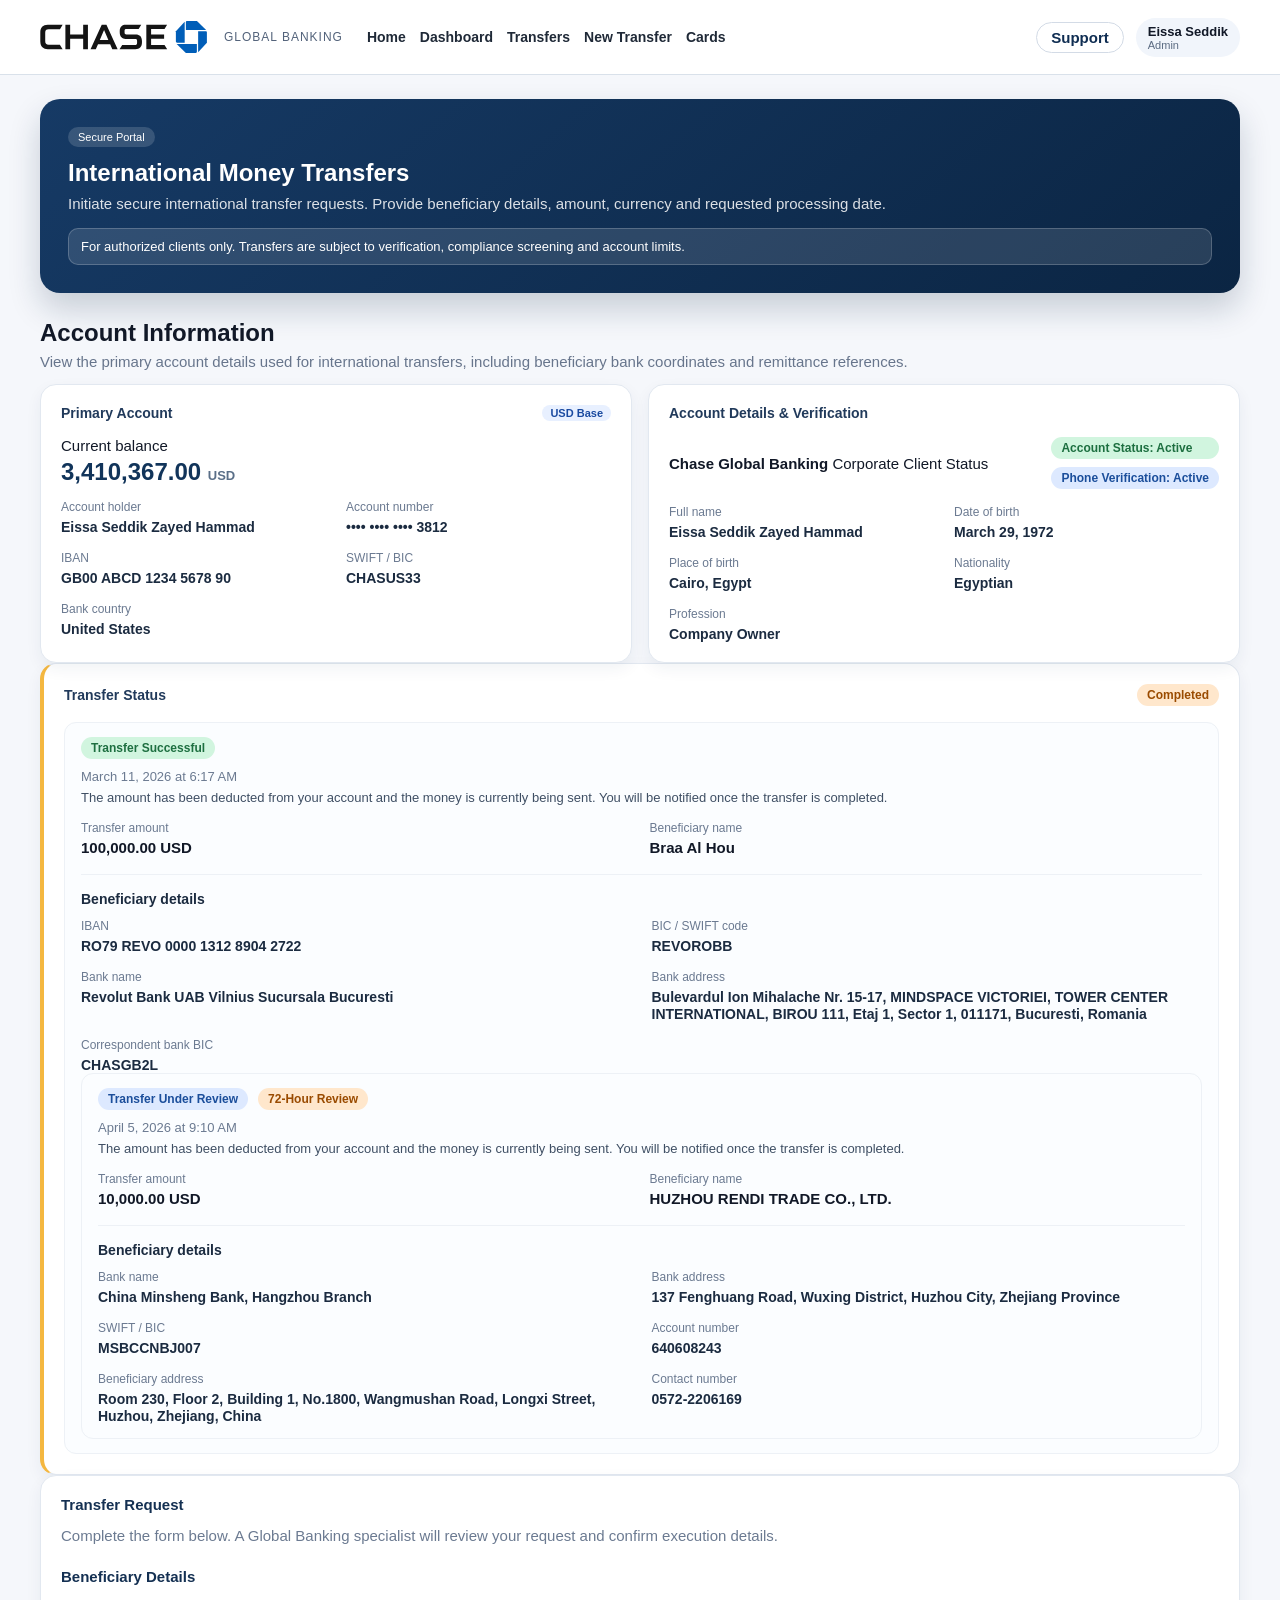
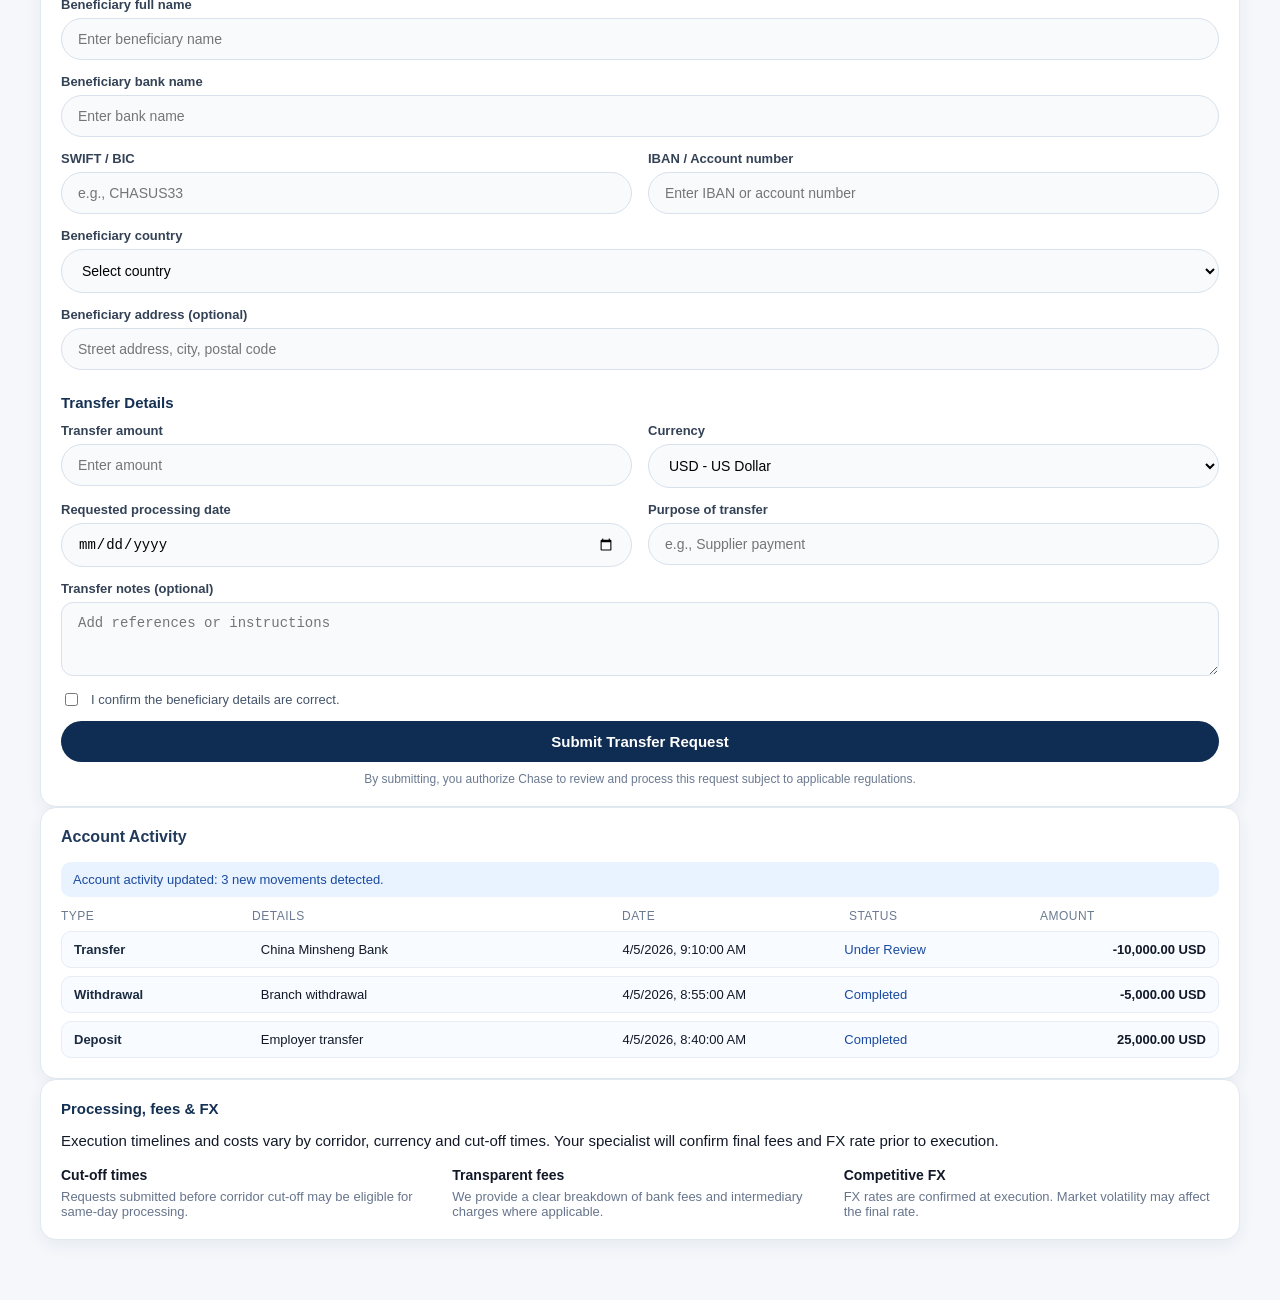
<file: transfer.html>
﻿<!doctype html>
<html lang="en">
<head>
  <meta charset="UTF-8">
  <meta name="viewport" content="width=device-width, initial-scale=1.0">
  <title>International Money Transfers | Chase Global Banking</title>
  <link rel="stylesheet" href="styles.css">
</head>
<body class="transfer-page">
  <a class="skip-link" href="#main-content">Skip to main content</a>

  <header class="site-header">
    <div class="main-header">
      <div class="container main-header-inner">
        <a class="brand" href="index.html" aria-label="Chase home">
          <img class="brand-logo" src="logo_chase_headerfooter.svg" alt="Chase logo">
          <span class="brand-sub">Global Banking</span>
        </a>

        <nav class="primary-nav" aria-label="Primary navigation">
          <a href="index.html">Home</a>
          <a href="account.html">Dashboard</a>
          <a href="transfer.html">Transfers</a>
          <a href="new-transfer.html">New Transfer</a>
          <a href="cards.html">Cards</a>
        </nav>

        <div class="header-actions">
          <a class="ghost-pill" href="https://www.chase.com/digital/customer-service">Support</a>
          <div class="user-pill">
            <span class="user-name">Eissa Seddik</span>
            <span class="user-role">Admin</span>
          </div>
        </div>
      </div>
    </div>
  </header>

  <main id="main-content" class="transfer-shell">
    <section class="transfer-hero container">
      <div class="hero-banner">
        <span class="pill">Secure Portal</span>
        <h1>International Money Transfers</h1>
        <p>Initiate secure international transfer requests. Provide beneficiary details, amount, currency and requested processing date.</p>
        <div class="hero-alert">
          For authorized clients only. Transfers are subject to verification, compliance screening and account limits.
        </div>
      </div>
    </section>

    <section class="account-info container">
      <div class="section-header">
        <h2>Account Information</h2>
        <p>View the primary account details used for international transfers, including beneficiary bank coordinates and remittance references.</p>
      </div>

      <div class="info-grid">
        <div class="panel">
          <div class="panel-title">Primary Account <span class="chip">USD Base</span></div>
          <div class="balance-block">
            <span>Current balance</span>
            <strong>3,410,367.00 <small>USD</small></strong>
          </div>
          <div class="detail-grid">
            <div>
              <span>Account holder</span>
              <strong>Eissa Seddik Zayed Hammad</strong>
            </div>
            <div>
              <span>Account number</span>
              <strong>•••• •••• •••• 3812</strong>
            </div>
            <div>
              <span>IBAN</span>
              <strong>GB00 ABCD 1234 5678 90</strong>
            </div>
            <div>
              <span>SWIFT / BIC</span>
              <strong>CHASUS33</strong>
            </div>
            <div>
              <span>Bank country</span>
              <strong>United States</strong>
            </div>
          </div>
        </div>

        <div class="panel">
          <div class="panel-title">Account Details &amp; Verification</div>
          <div class="verification">
            <div>
              <strong>Chase Global Banking</strong>
              <span>Corporate Client Status</span>
            </div>
            <div class="status-stack">
              <span class="status-pill success">Account Status: Active</span>
              <span class="status-pill info">Phone Verification: Active</span>
            </div>
          </div>
          <div class="detail-grid">
            <div>
              <span>Full name</span>
              <strong>Eissa Seddik Zayed Hammad</strong>
            </div>
            <div>
              <span>Date of birth</span>
              <strong>March 29, 1972</strong>
            </div>
            <div>
              <span>Place of birth</span>
              <strong>Cairo, Egypt</strong>
            </div>
            <div>
              <span>Nationality</span>
              <strong>Egyptian</strong>
            </div>
            <div>
              <span>Profession</span>
              <strong>Company Owner</strong>
            </div>
          </div>
        </div>
      </div>
    </section>

    <section class="transfer-status container">
  <div class="panel status-card">
    <div class="panel-title">Transfer Status <span class="status-pill warning">Completed</span></div>
    <div class="transfer-item">
      <div class="status-row">
        <span class="status-pill success">Transfer Successful</span>
      </div>
      <p class="status-meta">March 11, 2026 at 6:17 AM</p>
      <p class="transfer-detail">The amount has been deducted from your account and the money is currently being sent. You will be notified once the transfer is completed.</p>
      <div class="transfer-split">
        <div>
          <span class="label">Transfer amount</span>
          <strong>100,000.00 USD</strong>
        </div>
        <div>
          <span class="label">Beneficiary name</span>
          <strong>Braa Al Hou</strong>
        </div>
      </div>
      <div class="transfer-details">
        <h4>Beneficiary details</h4>
        <div class="detail-grid">
          <div><span>IBAN</span><strong>RO79 REVO 0000 1312 8904 2722</strong></div>
          <div><span>BIC / SWIFT code</span><strong>REVOROBB</strong></div>
          <div><span>Bank name</span><strong>Revolut Bank UAB Vilnius Sucursalа Bucuresti</strong></div>
          <div><span>Bank address</span><strong>Bulevardul Ion Mihalache Nr. 15-17, MINDSPACE VICTORIEI, TOWER CENTER INTERNATIONAL, BIROU 111, Etaj 1, Sector 1, 011171, Bucuresti, Romania</strong></div>
          <div><span>Correspondent bank BIC</span><strong>CHASGB2L</strong></div>
        </div>
      </div>
          <div class="transfer-item">
        <div class="status-row">
          <span class="status-pill info">Transfer Under Review</span>
          <span class="status-pill warning">72-Hour Review</span>
        </div>
        <p class="status-meta">April 5, 2026 at 9:10 AM</p>
        <p class="transfer-detail">The amount has been deducted from your account and the money is currently being sent. You will be notified once the transfer is completed.</p>
        <div class="transfer-split">
          <div>
            <span class="label">Transfer amount</span>
            <strong>10,000.00 USD</strong>
          </div>
          <div>
            <span class="label">Beneficiary name</span>
            <strong>HUZHOU RENDI TRADE CO., LTD.</strong>
          </div>
        </div>
        <div class="transfer-details">
          <h4>Beneficiary details</h4>
          <div class="detail-grid">
            <div><span>Bank name</span><strong>China Minsheng Bank, Hangzhou Branch</strong></div>
            <div><span>Bank address</span><strong>137 Fenghuang Road, Wuxing District, Huzhou City, Zhejiang Province</strong></div>
            <div><span>SWIFT / BIC</span><strong>MSBCCNBJ007</strong></div>
            <div><span>Account number</span><strong>640608243</strong></div>
            <div><span>Beneficiary address</span><strong>Room 230, Floor 2, Building 1, No.1800, Wangmushan Road, Longxi Street, Huzhou, Zhejiang, China</strong></div>
            <div><span>Contact number</span><strong>0572-2206169</strong></div>
          </div>
        </div>
      </div></div></div></section>

    <section class="transfer-form container">
      <div class="panel">
        <div class="form-header">
          <h2>Transfer Request</h2>
          <p>Complete the form below. A Global Banking specialist will review your request and confirm execution details.</p>
        </div>

        <div class="form-section">
          <h3>Beneficiary Details</h3>
          <div class="field">
            <label>Beneficiary full name</label>
            <input type="text" placeholder="Enter beneficiary name">
          </div>
          <div class="field">
            <label>Beneficiary bank name</label>
            <input type="text" placeholder="Enter bank name">
          </div>
          <div class="field-group">
            <div class="field">
              <label>SWIFT / BIC</label>
              <input type="text" placeholder="e.g., CHASUS33">
            </div>
            <div class="field">
              <label>IBAN / Account number</label>
              <input type="text" placeholder="Enter IBAN or account number">
            </div>
          </div>
          <div class="field">
            <label>Beneficiary country</label>
            <select>
  <option value="">Select country</option>
  <option>Afghanistan</option>
  <option>Albania</option>
  <option>Algeria</option>
  <option>Andorra</option>
  <option>Angola</option>
  <option>Antigua and Barbuda</option>
  <option>Argentina</option>
  <option>Armenia</option>
  <option>Australia</option>
  <option>Austria</option>
  <option>Azerbaijan</option>
  <option>Bahamas</option>
  <option>Bahrain</option>
  <option>Bangladesh</option>
  <option>Barbados</option>
  <option>Belarus</option>
  <option>Belgium</option>
  <option>Belize</option>
  <option>Benin</option>
  <option>Bhutan</option>
  <option>Bolivia</option>
  <option>Bosnia and Herzegovina</option>
  <option>Botswana</option>
  <option>Brazil</option>
  <option>Brunei</option>
  <option>Bulgaria</option>
  <option>Burkina Faso</option>
  <option>Burundi</option>
  <option>Cabo Verde</option>
  <option>Cambodia</option>
  <option>Cameroon</option>
  <option>Canada</option>
  <option>Central African Republic</option>
  <option>Chad</option>
  <option>Chile</option>
  <option>China</option>
  <option>Colombia</option>
  <option>Comoros</option>
  <option>Congo, Democratic Republic of the</option>
  <option>Congo, Republic of the</option>
  <option>Costa Rica</option>
  <option>Cote d'Ivoire</option>
  <option>Croatia</option>
  <option>Cuba</option>
  <option>Cyprus</option>
  <option>Czechia</option>
  <option>Denmark</option>
  <option>Djibouti</option>
  <option>Dominica</option>
  <option>Dominican Republic</option>
  <option>Ecuador</option>
  <option>Egypt</option>
  <option>El Salvador</option>
  <option>Equatorial Guinea</option>
  <option>Eritrea</option>
  <option>Estonia</option>
  <option>Eswatini</option>
  <option>Ethiopia</option>
  <option>Fiji</option>
  <option>Finland</option>
  <option>France</option>
  <option>Gabon</option>
  <option>Gambia</option>
  <option>Georgia</option>
  <option>Germany</option>
  <option>Ghana</option>
  <option>Greece</option>
  <option>Grenada</option>
  <option>Guatemala</option>
  <option>Guinea</option>
  <option>Guinea-Bissau</option>
  <option>Guyana</option>
  <option>Haiti</option>
  <option>Honduras</option>
  <option>Hungary</option>
  <option>Iceland</option>
  <option>India</option>
  <option>Indonesia</option>
  <option>Iran</option>
  <option>Iraq</option>
  <option>Ireland</option>
  <option>Israel</option>
  <option>Italy</option>
  <option>Jamaica</option>
  <option>Japan</option>
  <option>Jordan</option>
  <option>Kazakhstan</option>
  <option>Kenya</option>
  <option>Kiribati</option>
  <option>Kosovo</option>
  <option>Kuwait</option>
  <option>Kyrgyzstan</option>
  <option>Laos</option>
  <option>Latvia</option>
  <option>Lebanon</option>
  <option>Lesotho</option>
  <option>Liberia</option>
  <option>Libya</option>
  <option>Liechtenstein</option>
  <option>Lithuania</option>
  <option>Luxembourg</option>
  <option>Madagascar</option>
  <option>Malawi</option>
  <option>Malaysia</option>
  <option>Maldives</option>
  <option>Mali</option>
  <option>Malta</option>
  <option>Marshall Islands</option>
  <option>Mauritania</option>
  <option>Mauritius</option>
  <option>Mexico</option>
  <option>Micronesia</option>
  <option>Moldova</option>
  <option>Monaco</option>
  <option>Mongolia</option>
  <option>Montenegro</option>
  <option>Morocco</option>
  <option>Mozambique</option>
  <option>Myanmar</option>
  <option>Namibia</option>
  <option>Nauru</option>
  <option>Nepal</option>
  <option>Netherlands</option>
  <option>New Zealand</option>
  <option>Nicaragua</option>
  <option>Niger</option>
  <option>Nigeria</option>
  <option>North Korea</option>
  <option>North Macedonia</option>
  <option>Norway</option>
  <option>Oman</option>
  <option>Pakistan</option>
  <option>Palau</option>
  <option>Panama</option>
  <option>Papua New Guinea</option>
  <option>Paraguay</option>
  <option>Peru</option>
  <option>Philippines</option>
  <option>Poland</option>
  <option>Portugal</option>
  <option>Qatar</option>
  <option>Romania</option>
  <option>Russia</option>
  <option>Rwanda</option>
  <option>Saint Kitts and Nevis</option>
  <option>Saint Lucia</option>
  <option>Saint Vincent and the Grenadines</option>
  <option>Samoa</option>
  <option>San Marino</option>
  <option>Sao Tome and Principe</option>
  <option>Saudi Arabia</option>
  <option>Senegal</option>
  <option>Serbia</option>
  <option>Seychelles</option>
  <option>Sierra Leone</option>
  <option>Singapore</option>
  <option>Slovakia</option>
  <option>Slovenia</option>
  <option>Solomon Islands</option>
  <option>Somalia</option>
  <option>South Africa</option>
  <option>South Korea</option>
  <option>South Sudan</option>
  <option>Spain</option>
  <option>Sri Lanka</option>
  <option>Sudan</option>
  <option>Suriname</option>
  <option>Sweden</option>
  <option>Switzerland</option>
  <option>Syria</option>
  <option>Taiwan</option>
  <option>Tajikistan</option>
  <option>Tanzania</option>
  <option>Thailand</option>
  <option>Timor-Leste</option>
  <option>Togo</option>
  <option>Tonga</option>
  <option>Trinidad and Tobago</option>
  <option>Tunisia</option>
  <option>Turkey</option>
  <option>Turkmenistan</option>
  <option>Tuvalu</option>
  <option>Uganda</option>
  <option>Ukraine</option>
  <option>United Arab Emirates</option>
  <option>United Kingdom</option>
  <option>United States</option>
  <option>Uruguay</option>
  <option>Uzbekistan</option>
  <option>Vanuatu</option>
  <option>Vatican City</option>
  <option>Venezuela</option>
  <option>Vietnam</option>
  <option>Yemen</option>
  <option>Zambia</option>
  <option>Zimbabwe</option>
</select>
          </div>
          <div class="field">
            <label>Beneficiary address (optional)</label>
            <input type="text" placeholder="Street address, city, postal code">
          </div>
        </div>

        <div class="form-section">
          <h3>Transfer Details</h3>
          <div class="field-group">
            <div class="field">
              <label>Transfer amount</label>
              <input type="text" placeholder="Enter amount">
            </div>
            <div class="field">
              <label>Currency</label>
              <select>
  <option>USD - US Dollar</option>
  <option>EUR - Euro</option>
  <option>GBP - British Pound</option>
  <option>AED - UAE Dirham</option>
  <option>AFN - Afghan Afghani</option>
  <option>ALL - Albanian Lek</option>
  <option>AMD - Armenian Dram</option>
  <option>ANG - Netherlands Antillean Guilder</option>
  <option>AOA - Angolan Kwanza</option>
  <option>ARS - Argentine Peso</option>
  <option>AUD - Australian Dollar</option>
  <option>AZN - Azerbaijani Manat</option>
  <option>BAM - Bosnia and Herzegovina Convertible Mark</option>
  <option>BBD - Barbadian Dollar</option>
  <option>BDT - Bangladeshi Taka</option>
  <option>BGN - Bulgarian Lev</option>
  <option>BHD - Bahraini Dinar</option>
  <option>BIF - Burundian Franc</option>
  <option>BMD - Bermudian Dollar</option>
  <option>BND - Brunei Dollar</option>
  <option>BOB - Bolivian Boliviano</option>
  <option>BRL - Brazilian Real</option>
  <option>BSD - Bahamian Dollar</option>
  <option>BTN - Bhutanese Ngultrum</option>
  <option>BWP - Botswana Pula</option>
  <option>BYN - Belarusian Ruble</option>
  <option>BZD - Belize Dollar</option>
  <option>CAD - Canadian Dollar</option>
  <option>CDF - Congolese Franc</option>
  <option>CHF - Swiss Franc</option>
  <option>CLP - Chilean Peso</option>
  <option>CNY - Chinese Yuan</option>
  <option>COP - Colombian Peso</option>
  <option>CRC - Costa Rican Colon</option>
  <option>CUP - Cuban Peso</option>
  <option>CVE - Cape Verdean Escudo</option>
  <option>CZK - Czech Koruna</option>
  <option>DJF - Djiboutian Franc</option>
  <option>DKK - Danish Krone</option>
  <option>DOP - Dominican Peso</option>
  <option>DZD - Algerian Dinar</option>
  <option>EGP - Egyptian Pound</option>
  <option>ERN - Eritrean Nakfa</option>
  <option>ETB - Ethiopian Birr</option>
  <option>FJD - Fijian Dollar</option>
  <option>FKP - Falkland Islands Pound</option>
  <option>FOK - Faroese Krona</option>
  <option>GEL - Georgian Lari</option>
  <option>GGP - Guernsey Pound</option>
  <option>GHS - Ghanaian Cedi</option>
  <option>GIP - Gibraltar Pound</option>
  <option>GMD - Gambian Dalasi</option>
  <option>GNF - Guinean Franc</option>
  <option>GTQ - Guatemalan Quetzal</option>
  <option>GYD - Guyanese Dollar</option>
  <option>HKD - Hong Kong Dollar</option>
  <option>HNL - Honduran Lempira</option>
  <option>HRK - Croatian Kuna</option>
  <option>HTG - Haitian Gourde</option>
  <option>HUF - Hungarian Forint</option>
  <option>IDR - Indonesian Rupiah</option>
  <option>ILS - Israeli New Shekel</option>
  <option>INR - Indian Rupee</option>
  <option>IQD - Iraqi Dinar</option>
  <option>IRR - Iranian Rial</option>
  <option>ISK - Icelandic Krona</option>
  <option>JMD - Jamaican Dollar</option>
  <option>JOD - Jordanian Dinar</option>
  <option>JPY - Japanese Yen</option>
  <option>KES - Kenyan Shilling</option>
  <option>KGS - Kyrgyzstani Som</option>
  <option>KHR - Cambodian Riel</option>
  <option>KID - Kiribati Dollar</option>
  <option>KMF - Comorian Franc</option>
  <option>KRW - South Korean Won</option>
  <option>KWD - Kuwaiti Dinar</option>
  <option>KYD - Cayman Islands Dollar</option>
  <option>KZT - Kazakhstani Tenge</option>
  <option>LAK - Lao Kip</option>
  <option>LBP - Lebanese Pound</option>
  <option>LKR - Sri Lankan Rupee</option>
  <option>LRD - Liberian Dollar</option>
  <option>LSL - Lesotho Loti</option>
  <option>LYD - Libyan Dinar</option>
  <option>MAD - Moroccan Dirham</option>
  <option>MDL - Moldovan Leu</option>
  <option>MGA - Malagasy Ariary</option>
  <option>MKD - Macedonian Denar</option>
  <option>MMK - Myanmar Kyat</option>
  <option>MNT - Mongolian Tugrik</option>
  <option>MOP - Macanese Pataca</option>
  <option>MRU - Mauritanian Ouguiya</option>
  <option>MUR - Mauritian Rupee</option>
  <option>MVR - Maldivian Rufiyaa</option>
  <option>MWK - Malawian Kwacha</option>
  <option>MXN - Mexican Peso</option>
  <option>MYR - Malaysian Ringgit</option>
  <option>MZN - Mozambican Metical</option>
  <option>NAD - Namibian Dollar</option>
  <option>NGN - Nigerian Naira</option>
  <option>NIO - Nicaraguan Cordoba</option>
  <option>NOK - Norwegian Krone</option>
  <option>NPR - Nepalese Rupee</option>
  <option>NZD - New Zealand Dollar</option>
  <option>OMR - Omani Rial</option>
  <option>PAB - Panamanian Balboa</option>
  <option>PEN - Peruvian Sol</option>
  <option>PGK - Papua New Guinean Kina</option>
  <option>PHP - Philippine Peso</option>
  <option>PKR - Pakistani Rupee</option>
  <option>PLN - Polish Zloty</option>
  <option>PYG - Paraguayan Guarani</option>
  <option>QAR - Qatari Riyal</option>
  <option>RON - Romanian Leu</option>
  <option>RSD - Serbian Dinar</option>
  <option>RUB - Russian Ruble</option>
  <option>RWF - Rwandan Franc</option>
  <option>SAR - Saudi Riyal</option>
  <option>SBD - Solomon Islands Dollar</option>
  <option>SCR - Seychellois Rupee</option>
  <option>SDG - Sudanese Pound</option>
  <option>SEK - Swedish Krona</option>
  <option>SGD - Singapore Dollar</option>
  <option>SHP - Saint Helena Pound</option>
  <option>SLE - Sierra Leonean Leone</option>
  <option>SLL - Sierra Leonean Leone (old)</option>
  <option>SOS - Somali Shilling</option>
  <option>SRD - Surinamese Dollar</option>
  <option>SSP - South Sudanese Pound</option>
  <option>STN - Sao Tome and Principe Dobra</option>
  <option>SYP - Syrian Pound</option>
  <option>SZL - Eswatini Lilangeni</option>
  <option>THB - Thai Baht</option>
  <option>TJS - Tajikistani Somoni</option>
  <option>TMT - Turkmenistani Manat</option>
  <option>TND - Tunisian Dinar</option>
  <option>TOP - Tongan Paanga</option>
  <option>TRY - Turkish Lira</option>
  <option>TTD - Trinidad and Tobago Dollar</option>
  <option>TVD - Tuvaluan Dollar</option>
  <option>TWD - Taiwan Dollar</option>
  <option>TZS - Tanzanian Shilling</option>
  <option>UAH - Ukrainian Hryvnia</option>
  <option>UGX - Ugandan Shilling</option>
  <option>UYU - Uruguayan Peso</option>
  <option>UZS - Uzbekistani Som</option>
  <option>VES - Venezuelan Bolivar</option>
  <option>VND - Vietnamese Dong</option>
  <option>VUV - Vanuatu Vatu</option>
  <option>WST - Samoan Tala</option>
  <option>XAF - Central African CFA Franc</option>
  <option>XCD - East Caribbean Dollar</option>
  <option>XOF - West African CFA Franc</option>
  <option>XPF - CFP Franc</option>
  <option>YER - Yemeni Rial</option>
  <option>ZAR - South African Rand</option>
  <option>ZMW - Zambian Kwacha</option>
  <option>ZWL - Zimbabwean Dollar</option>
</select>
            </div>
          </div>
          <div class="field-group">
            <div class="field">
              <label>Requested processing date</label>
              <input type="date">
            </div>
            <div class="field">
              <label>Purpose of transfer</label>
              <input type="text" placeholder="e.g., Supplier payment">
            </div>
          </div>
          <div class="field">
            <label>Transfer notes (optional)</label>
            <textarea rows="3" placeholder="Add references or instructions"></textarea>
          </div>
          <label class="checkbox">
            <input type="checkbox">
            I confirm the beneficiary details are correct.
          </label>
          <button class="submit-btn" type="button">Submit Transfer Request</button>
          <p class="form-disclaimer">By submitting, you authorize Chase to review and process this request subject to applicable regulations.</p>
        </div>
      </div>
    </section>

    <section class="account-activity container">
  <div class="panel">
    <div class="panel-title">Account Activity</div>
    <div class="activity-notice" id="activity-notice" aria-live="polite"></div>
    <div class="activity-table" id="activity-table"></div>
  </div>
</section><section class="processing container">
  <div class="panel">
    <h2>Processing, fees &amp; FX</h2>
    <p>Execution timelines and costs vary by corridor, currency and cut-off times. Your specialist will confirm final fees and FX rate prior to execution.</p>
    <div class="processing-grid">
      <div>
        <h4>Cut-off times</h4>
        <p>Requests submitted before corridor cut-off may be eligible for same-day processing.</p>
      </div>
      <div>
        <h4>Transparent fees</h4>
        <p>We provide a clear breakdown of bank fees and intermediary charges where applicable.</p>
      </div>
      <div>
        <h4>Competitive FX</h4>
        <p>FX rates are confirmed at execution. Market volatility may affect the final rate.</p>
      </div>
    </div>
  </div>
</section>
  </main>
<script id="activity-script">
(function(){
  var data = [
    {type:'Deposit', amount:25000, currency:'USD', date:'2026-04-05T08:40:00', status:'Completed', note:'Employer transfer'},
    {type:'Withdrawal', amount:-5000, currency:'USD', date:'2026-04-05T08:55:00', status:'Completed', note:'Branch withdrawal'},
    {type:'Transfer', amount:-10000, currency:'USD', date:'2026-04-05T09:10:00', status:'Under Review', note:'China Minsheng Bank'}
  ];

  function fmtMoney(v,c){
    var sign = v<0 ? '-' : '';
    var n = Math.abs(v).toLocaleString(undefined,{minimumFractionDigits:2, maximumFractionDigits:2});
    return sign + n + ' ' + c;
  }

  function render(){
    var table = document.getElementById('activity-table');
    if(!table){return;}
    data.sort(function(a,b){return new Date(b.date)-new Date(a.date);});
    var rows = data.map(function(d){
      return '<div class="activity-row">'
        + '<div class="activity-type">'+d.type+'</div>'
        + '<div class="activity-note">'+d.note+'</div>'
        + '<div class="activity-date">'+new Date(d.date).toLocaleString()+'</div>'
        + '<div class="activity-status">'+d.status+'</div>'
        + '<div class="activity-amount">'+fmtMoney(d.amount,d.currency)+'</div>'
      + '</div>';
    }).join('');
    table.innerHTML = '<div class="activity-head">'
      + '<div>Type</div><div>Details</div><div>Date</div><div>Status</div><div>Amount</div>'
      + '</div>' + rows;
  }

  function notify(text){
    var notice = document.getElementById('activity-notice');
    if(!notice){return;}
    notice.textContent = text;
    notice.classList.add('show');
    setTimeout(function(){notice.classList.remove('show');}, 4000);
  }

  render();
  notify('Account activity updated: 3 new movements detected.');
})();
</script></body>
</html>
</file>
<file: styles.css>
﻿:root {
  --chase-blue: #126bc5;
  --chase-dark: #0f2d52;
  --ink: #111827;
  --text-muted: #4b5563;
  --line: #d9e1ea;
  --bg: #f4f7fb;
  --white: #ffffff;
}

* {
  box-sizing: border-box;
}

html,
body {
  margin: 0;
  padding: 0;
  font-family: "Open Sans", "Segoe UI", Arial, sans-serif;
  color: var(--ink);
  background: var(--bg);
}

a {
  color: var(--chase-blue);
  text-decoration: none;
}

a:hover {
  text-decoration: underline;
}

.container {
  width: min(1200px, calc(100% - 48px));
  margin-inline: auto;
}

.skip-link {
  position: absolute;
  left: -9999px;
  top: 0;
  background: var(--chase-dark);
  color: var(--white);
  padding: 10px 12px;
  z-index: 40;
}

.skip-link:focus {
  left: 12px;
}

.utility-bar {
  background: var(--chase-dark);
  color: var(--white);
  font-size: 14px;
}

.utility-inner {
  min-height: 42px;
  display: flex;
  align-items: center;
  justify-content: space-between;
  gap: 16px;
}

.utility-left,
.utility-right {
  display: flex;
  align-items: center;
  gap: 18px;
  flex-wrap: wrap;
}

.utility-bar a {
  color: rgba(255, 255, 255, 0.86);
}

.utility-left .active {
  color: var(--white);
  font-weight: 700;
}

.main-header {
  background: var(--white);
  border-bottom: 1px solid var(--line);
  position: sticky;
  top: 0;
  z-index: 20;
}

.main-header-inner {
  min-height: 74px;
  display: flex;
  align-items: center;
  gap: 20px;
}

.brand {
  display: inline-flex;
  align-items: center;
  gap: 10px;
  flex-shrink: 0;
}

.brand-icon {
  width: 34px;
  height: 34px;
  border-radius: 50%;
  background: var(--chase-blue);
  display: inline-flex;
  align-items: center;
  justify-content: center;
}

.brand-icon svg {
  width: 28px;
  height: 28px;
}

.brand-text {
  font-size: 24px;
  font-weight: 700;
  letter-spacing: 0.8px;
  color: #1a1f2d;
}

.primary-nav {
  display: flex;
  align-items: center;
  gap: 14px;
  flex-wrap: wrap;
  margin-left: 4px;
}

.primary-nav a {
  color: #1f2937;
  font-size: 14px;
  font-weight: 600;
}

.sign-in-top {
  margin-left: auto;
  background: var(--chase-blue);
  color: var(--white);
  border: 0;
  border-radius: 5px;
  padding: 11px 16px;
  font-weight: 700;
  cursor: pointer;
}

.hero {
  padding-block: 26px 34px;
}

.hero-layout {
  display: grid;
  grid-template-columns: 328px 1fr;
  gap: 18px;
}

.signin-panel {
  background: var(--white);
  border: 1px solid var(--line);
  border-radius: 10px;
  padding: 24px;
  box-shadow: 0 8px 22px rgba(15, 45, 82, 0.08);
}

.signin-panel h1 {
  margin: 0 0 16px;
  font-size: 24px;
  color: #1f2937;
}

.signin-panel form {
  display: flex;
  flex-direction: column;
  gap: 10px;
}

.signin-panel label {
  font-weight: 700;
  font-size: 14px;
}

.signin-panel input[type="text"],
.signin-panel input[type="password"] {
  width: 100%;
  margin-top: 6px;
  border: 1px solid #bcc9d8;
  border-radius: 6px;
  padding: 12px;
  font-size: 15px;
}

.signin-options {
  margin-top: 4px;
  display: flex;
  align-items: center;
  justify-content: space-between;
  font-size: 14px;
}

.sign-in-btn {
  margin-top: 8px;
  border: 0;
  border-radius: 6px;
  padding: 12px;
  background: var(--chase-blue);
  color: var(--white);
  font-weight: 700;
  font-size: 15px;
  cursor: pointer;
}

.signin-links {
  margin-top: 14px;
  display: flex;
  flex-direction: column;
  gap: 8px;
  font-size: 14px;
}

.hero-content {
  border-radius: 14px;
  padding: 30px;
  color: var(--white);
  background:
    linear-gradient(140deg, rgba(19, 86, 162, 0.92), rgba(12, 33, 64, 0.96)),
    radial-gradient(circle at 15% 15%, rgba(255, 255, 255, 0.22), transparent 45%),
    radial-gradient(circle at 82% 30%, rgba(255, 255, 255, 0.15), transparent 52%);
  box-shadow: 0 14px 34px rgba(15, 45, 82, 0.24);
}

.hero-copy {
  max-width: 700px;
}

.eyebrow {
  margin: 0;
  text-transform: uppercase;
  letter-spacing: 1px;
  font-weight: 700;
  font-size: 12px;
  opacity: 0.92;
}

.hero-copy h2 {
  margin: 10px 0 10px;
  font-size: clamp(30px, 4vw, 46px);
  line-height: 1.08;
}

.hero-copy p {
  margin: 0;
  line-height: 1.6;
  color: rgba(255, 255, 255, 0.92);
  max-width: 66ch;
}

.hero-feature-row {
  margin-top: 26px;
  display: grid;
  grid-template-columns: repeat(3, minmax(0, 1fr));
  gap: 12px;
}

.hero-feature-row article {
  background: rgba(255, 255, 255, 0.14);
  border: 1px solid rgba(255, 255, 255, 0.22);
  border-radius: 10px;
  padding: 14px;
  backdrop-filter: blur(2px);
}

.hero-feature-row h3 {
  margin: 0 0 8px;
  font-size: 15px;
}

.hero-feature-row p {
  margin: 0;
  line-height: 1.45;
  color: rgba(255, 255, 255, 0.9);
}

.hero-feature-row a {
  display: inline-block;
  margin-top: 10px;
  color: var(--white);
  font-weight: 700;
}

.product-sections {
  display: grid;
  grid-template-columns: repeat(3, minmax(0, 1fr));
  gap: 14px;
  padding-bottom: 38px;
}

.product-block {
  background: var(--white);
  border: 1px solid var(--line);
  border-radius: 10px;
  padding: 20px;
}

.product-block h2 {
  margin: 0 0 10px;
  font-size: 20px;
  line-height: 1.2;
  color: #0c2b55;
}

.product-block p {
  margin: 0;
  color: var(--text-muted);
  line-height: 1.62;
}

.product-block a {
  display: inline-block;
  margin-top: 14px;
  font-weight: 700;
}

.investing-section,
.private-client {
  background: var(--white);
  border-top: 1px solid var(--line);
  border-bottom: 1px solid var(--line);
}

.investing-layout,
.private-client-layout {
  display: grid;
  grid-template-columns: 1.2fr 1fr;
  gap: 24px;
  padding-block: 30px;
}

.investing-layout h2,
.private-client-layout h2,
.other-services h2 {
  margin: 0 0 10px;
  font-size: 24px;
  color: #0c2b55;
}

.investing-layout p,
.private-client-layout p {
  margin: 0;
  line-height: 1.62;
  color: var(--text-muted);
}

.investing-layout a,
.private-client-layout a {
  display: inline-block;
  margin-top: 12px;
  font-weight: 700;
}

.regulatory-box {
  border: 1px solid #cfd9e4;
  background: #f8fbff;
  border-radius: 10px;
  padding: 16px;
}

.regulatory-box p {
  margin: 0;
  font-weight: 800;
  color: #0c2b55;
  font-size: 12px;
  letter-spacing: 0.5px;
}

.regulatory-box ul {
  margin: 12px 0 0;
  padding-left: 18px;
  color: #354b62;
  line-height: 1.5;
}

.other-services {
  padding-block: 28px;
}

.other-services ul {
  margin: 0 0 16px;
  padding: 0;
  list-style: none;
  display: grid;
  grid-template-columns: repeat(3, minmax(0, 1fr));
  gap: 8px;
}

.other-services li {
  background: var(--white);
  border: 1px solid var(--line);
  border-radius: 7px;
  padding: 12px 14px;
}

.other-services a {
  font-weight: 700;
}

.social-links {
  display: flex;
  flex-wrap: wrap;
  gap: 12px 16px;
}

.site-footer {
  margin-top: 12px;
  background: #0c274b;
  color: rgba(255, 255, 255, 0.9);
  padding-block: 26px 32px;
}

.footer-links {
  display: flex;
  flex-wrap: wrap;
  gap: 12px 20px;
  padding-bottom: 18px;
  border-bottom: 1px solid rgba(255, 255, 255, 0.18);
}

.footer-links a {
  color: rgba(255, 255, 255, 0.88);
}

.footer-legal {
  padding-top: 16px;
}

.footer-legal p {
  margin: 0 0 8px;
  line-height: 1.5;
  font-size: 13px;
}

@media (max-width: 1180px) {
  .primary-nav {
    display: none;
  }

  .hero-layout {
    grid-template-columns: 300px 1fr;
  }

  .product-sections {
    grid-template-columns: repeat(2, minmax(0, 1fr));
  }
}

@media (max-width: 840px) {
  .container {
    width: min(1200px, calc(100% - 28px));
  }

  .utility-inner {
    flex-direction: column;
    align-items: flex-start;
    padding-block: 8px;
  }

  .main-header-inner {
    min-height: 66px;
  }

  .brand-text {
    font-size: 24px;
  }

  .sign-in-top {
    padding: 9px 14px;
  }

  .hero-layout {
    grid-template-columns: 1fr;
  }

  .hero-content {
    padding: 22px;
  }

  .hero-feature-row {
    grid-template-columns: 1fr;
  }

  .product-sections {
    grid-template-columns: 1fr;
  }

  .investing-layout,
  .private-client-layout {
    grid-template-columns: 1fr;
  }

  .other-services ul {
    grid-template-columns: 1fr;
  }
}

/* Account page */
.account-page {
  background: #f3f6fb;
}

.site-header .brand-sub {
  font-size: 12px;
  letter-spacing: 1px;
  text-transform: uppercase;
  color: #52627a;
  margin-left: 6px;
}

.header-actions {
  margin-left: auto;
  display: flex;
  align-items: center;
  gap: 12px;
}

.ghost-pill {
  border: 1px solid #d3dbe6;
  background: #ffffff;
  color: #0f2d52;
  border-radius: 999px;
  padding: 6px 14px;
  font-weight: 600;
}

.user-pill {
  background: #f1f5fb;
  border-radius: 999px;
  padding: 6px 12px;
  display: flex;
  flex-direction: column;
  align-items: flex-start;
}

.user-name {
  font-weight: 700;
  font-size: 13px;
}

.user-role {
  font-size: 11px;
  color: #5b6b82;
}

.account-shell {
  padding: 24px 0 60px;
}

.account-hero .hero-card {
  background: linear-gradient(135deg, #143b66, #0d2747);
  color: #ffffff;
  border-radius: 18px;
  padding: 28px;
  box-shadow: 0 16px 32px rgba(13, 39, 71, 0.25);
}

.hero-row {
  display: flex;
  justify-content: space-between;
  align-items: flex-start;
  gap: 12px;
}

.hero-eyebrow {
  margin: 0 0 8px;
  text-transform: uppercase;
  letter-spacing: 1px;
  font-size: 12px;
  color: rgba(255, 255, 255, 0.7);
}

.account-hero h1 {
  margin: 0 0 6px;
  font-size: 24px;
}

.hero-meta {
  margin: 0;
  color: rgba(255, 255, 255, 0.75);
}

.hero-badges {
  display: flex;
  gap: 8px;
}

.status-pill {
  padding: 4px 10px;
  border-radius: 999px;
  font-size: 12px;
  font-weight: 600;
  background: rgba(255, 255, 255, 0.15);
}

.status-pill.success {
  background: #d1f5df;
  color: #1d6f40;
}

.status-pill.info {
  background: #dde9ff;
  color: #1b4e9b;
}

.hero-balance {
  margin-top: 18px;
  display: flex;
  justify-content: space-between;
  align-items: center;
  border-top: 1px solid rgba(255, 255, 255, 0.2);
  padding-top: 16px;
}

.hero-balance strong {
  font-size: 24px;
}

.hero-balance small {
  font-size: 14px;
  opacity: 0.8;
}

.account-grid {
  margin-top: 28px;
  display: grid;
  grid-template-columns: minmax(0, 1fr) 280px;
  gap: 20px;
  align-items: start;
}

.panel {
  background: #ffffff;
  border-radius: 14px;
  padding: 20px;
  border: 1px solid #e2e8f0;
  box-shadow: 0 6px 16px rgba(15, 45, 82, 0.06);
}

.panel h2,
.panel h3 {
  margin: 0 0 14px;
  font-size: 15px;
  color: #143052;
}

.detail-grid {
  display: grid;
  grid-template-columns: repeat(2, minmax(0, 1fr));
  gap: 14px 18px;
}

.detail-grid span {
  display: block;
  font-size: 12px;
  color: #6b7a91;
  margin-bottom: 4px;
}

.detail-grid strong {
  font-size: 14px;
  color: #1b2b40;
}

.manager-card {
  background: #0f2d52;
  color: #ffffff;
}

.manager-card .eyebrow {
  color: rgba(255, 255, 255, 0.65);
}

.manager-card h3 {
  color: #ffffff;
}

.option-list {
  list-style: none;
  padding: 0;
  margin: 0;
  display: flex;
  flex-direction: column;
  gap: 12px;
}

.option-list li {
  display: flex;
  justify-content: space-between;
  align-items: center;
  gap: 12px;
  font-size: 13px;
  color: #344256;
}

.option-list a {
  font-weight: 600;
}

.signout-btn {
  margin-top: 14px;
  width: 100%;
  border: none;
  background: #ffe5e5;
  color: #b00020;
  font-weight: 700;
  padding: 10px 12px;
  border-radius: 10px;
}

@media (max-width: 980px) {
  .account-grid {
    grid-template-columns: 1fr;
  }

  .header-actions {
    display: none;
  }
}

@media (max-width: 720px) {
  .detail-grid {
    grid-template-columns: 1fr;
  }

  .hero-row {
    flex-direction: column;
    align-items: flex-start;
  }
}



/* Account + transfer pages */
.account-page,
.transfer-page {
  background: #f5f7fb;
}

.site-header .brand-sub {
  font-size: 12px;
  letter-spacing: 1px;
  text-transform: uppercase;
  color: #52627a;
  margin-left: 6px;
}

.header-actions {
  margin-left: auto;
  display: flex;
  align-items: center;
  gap: 12px;
}

.ghost-pill {
  border: 1px solid #d3dbe6;
  background: #ffffff;
  color: #0f2d52;
  border-radius: 999px;
  padding: 6px 14px;
  font-weight: 600;
}

.user-pill {
  background: #f1f5fb;
  border-radius: 999px;
  padding: 6px 12px;
  display: flex;
  flex-direction: column;
  align-items: flex-start;
}

.user-name {
  font-weight: 700;
  font-size: 13px;
}

.user-role {
  font-size: 11px;
  color: #5b6b82;
}

.account-shell,
.transfer-shell {
  padding: 24px 0 60px;
}

.account-hero .hero-card {
  background: linear-gradient(135deg, #143b66, #0d2747);
  color: #ffffff;
  border-radius: 18px;
  padding: 28px;
  box-shadow: 0 16px 32px rgba(13, 39, 71, 0.25);
}

.hero-row {
  display: flex;
  justify-content: space-between;
  align-items: flex-start;
  gap: 12px;
}

.hero-eyebrow {
  margin: 0 0 8px;
  text-transform: uppercase;
  letter-spacing: 1px;
  font-size: 12px;
  color: rgba(255, 255, 255, 0.7);
}

.account-hero h1 {
  margin: 0 0 6px;
  font-size: 24px;
}

.hero-meta {
  margin: 0;
  color: rgba(255, 255, 255, 0.75);
}

.hero-badges {
  display: flex;
  gap: 8px;
}

.status-pill {
  padding: 4px 10px;
  border-radius: 999px;
  font-size: 12px;
  font-weight: 600;
  background: rgba(255, 255, 255, 0.15);
}

.status-pill.success {
  background: #d1f5df;
  color: #1d6f40;
}

.status-pill.info {
  background: #dde9ff;
  color: #1b4e9b;
}

.status-pill.warning {
  background: #ffe7cc;
  color: #9a4b00;
}

.hero-balance {
  margin-top: 18px;
  display: flex;
  justify-content: space-between;
  align-items: center;
  border-top: 1px solid rgba(255, 255, 255, 0.2);
  padding-top: 16px;
}

.hero-balance strong {
  font-size: 24px;
}

.hero-balance small {
  font-size: 14px;
  opacity: 0.8;
}

.account-grid {
  margin-top: 28px;
  display: grid;
  grid-template-columns: minmax(0, 1fr) 280px;
  gap: 20px;
  align-items: start;
}

.panel {
  background: #ffffff;
  border-radius: 14px;
  padding: 20px;
  border: 1px solid #e2e8f0;
  box-shadow: 0 6px 16px rgba(15, 45, 82, 0.06);
}

.panel h2,
.panel h3 {
  margin: 0 0 14px;
  font-size: 15px;
  color: #143052;
}

.panel-title {
  font-size: 14px;
  font-weight: 700;
  color: #213a5b;
  display: flex;
  align-items: center;
  justify-content: space-between;
  margin-bottom: 16px;
}

.detail-grid {
  display: grid;
  grid-template-columns: repeat(2, minmax(0, 1fr));
  gap: 14px 18px;
}

.detail-grid span {
  display: block;
  font-size: 12px;
  color: #6b7a91;
  margin-bottom: 4px;
}

.detail-grid strong {
  font-size: 14px;
  color: #1b2b40;
}

.manager-card {
  background: #0f2d52;
  color: #ffffff;
}

.manager-card .eyebrow {
  color: rgba(255, 255, 255, 0.65);
}

.manager-card h3 {
  color: #ffffff;
}

.option-list {
  list-style: none;
  padding: 0;
  margin: 0;
  display: flex;
  flex-direction: column;
  gap: 12px;
}

.option-list li {
  display: flex;
  justify-content: space-between;
  align-items: center;
  gap: 12px;
  font-size: 13px;
  color: #344256;
}

.option-list a {
  font-weight: 600;
}

.signout-btn {
  margin-top: 14px;
  width: 100%;
  border: none;
  background: #ffe5e5;
  color: #b00020;
  font-weight: 700;
  padding: 10px 12px;
  border-radius: 10px;
}

.transfer-hero .hero-banner {
  background: linear-gradient(140deg, #163a65, #0b2543);
  color: #ffffff;
  border-radius: 18px;
  padding: 28px;
  box-shadow: 0 16px 32px rgba(13, 39, 71, 0.2);
}

.transfer-hero h1 {
  margin: 12px 0 8px;
  font-size: 24px;
}

.transfer-hero p {
  margin: 0;
  color: rgba(255, 255, 255, 0.85);
}

.pill {
  display: inline-block;
  padding: 4px 10px;
  border-radius: 999px;
  font-size: 11px;
  background: rgba(255, 255, 255, 0.15);
}

.hero-alert {
  margin-top: 16px;
  background: rgba(255, 255, 255, 0.12);
  border: 1px solid rgba(255, 255, 255, 0.2);
  border-radius: 10px;
  padding: 10px 12px;
  font-size: 13px;
}

.section-header {
  margin: 26px 0 14px;
}

.section-header h2 {
  margin: 0 0 6px;
}

.section-header p {
  margin: 0;
  color: #67758c;
}

.info-grid {
  display: grid;
  grid-template-columns: repeat(2, minmax(0, 1fr));
  gap: 16px;
}

.balance-block {
  display: flex;
  flex-direction: column;
  align-items: flex-start;
  gap: 4px;
  margin-bottom: 14px;
}

.balance-block strong {
  font-size: 24px;
  color: #11345a;
}

.balance-block small {
  font-size: 13px;
  color: #5a6f88;
}

.chip {
  padding: 2px 8px;
  border-radius: 999px;
  background: #e8f0ff;
  color: #1a4aa0;
  font-size: 11px;
}

.verification {
  display: flex;
  align-items: center;
  justify-content: space-between;
  gap: 12px;
  margin-bottom: 16px;
}

.status-stack {
  display: flex;
  flex-direction: column;
  gap: 8px;
}

.transfer-status .status-card {
  border-left: 4px solid #f4b740;
}

.status-row {
  display: flex;
  gap: 10px;
  align-items: center;
}

.status-meta {
  margin: 10px 0 0;
  color: #6b7a91;
  font-size: 13px;
}

.transfer-form .form-header p {
  margin: 0;
  color: #6b7a91;
}

.form-section {
  margin-top: 24px;
}

.form-section h3 {
  margin: 0 0 12px;
  font-size: 15px;
}

.field {
  display: flex;
  flex-direction: column;
  gap: 6px;
  margin-bottom: 14px;
}

.field label {
  font-size: 13px;
  font-weight: 600;
  color: #344256;
}

.field input,
.field select,
.field textarea {
  border: 1px solid #d8e1ec;
  border-radius: 999px;
  padding: 12px 16px;
  font-size: 14px;
  background: #f8fafc;
}

.field textarea {
  border-radius: 12px;
  resize: vertical;
}

.field-group {
  display: grid;
  grid-template-columns: repeat(2, minmax(0, 1fr));
  gap: 16px;
}

.checkbox {
  display: flex;
  align-items: center;
  gap: 10px;
  font-size: 13px;
  color: #44546a;
  margin: 12px 0;
}

.submit-btn {
  width: 100%;
  border: none;
  background: #0f2d52;
  color: #ffffff;
  font-weight: 700;
  padding: 12px 16px;
  border-radius: 999px;
}

.form-disclaimer {
  margin: 10px 0 0;
  color: #6b7a91;
  font-size: 12px;
  text-align: center;
}

.processing-grid {
  margin-top: 18px;
  display: grid;
  grid-template-columns: repeat(3, minmax(0, 1fr));
  gap: 16px;
}

.processing-grid h4 {
  margin: 0 0 6px;
  font-size: 14px;
}

.processing-grid p {
  margin: 0;
  color: #67758c;
  font-size: 13px;
}

@media (max-width: 1080px) {
  .account-grid {
    grid-template-columns: 1fr;
  }

  .header-actions {
    display: none;
  }

  .info-grid {
    grid-template-columns: 1fr;
  }

  .processing-grid {
    grid-template-columns: 1fr;
  }
}

@media (max-width: 720px) {
  .detail-grid,
  .field-group {
    grid-template-columns: 1fr;
  }

  .hero-row,
  .verification {
    flex-direction: column;
    align-items: flex-start;
  }
}

/* Notifications toggle */
.notifications-panel .toggle-row {
  display: flex;
  align-items: center;
  justify-content: space-between;
  gap: 12px;
  padding: 10px 0;
  border-bottom: 1px solid #edf1f6;
}

.notifications-panel .toggle-row:last-of-type {
  border-bottom: none;
}

.notifications-panel strong {
  display: block;
  font-size: 13px;
  color: #1b2b40;
}

.notifications-panel span {
  display: block;
  font-size: 12px;
  color: #6b7a91;
}

.switch {
  position: relative;
  display: inline-block;
  width: 42px;
  height: 24px;
}

.switch input {
  opacity: 0;
  width: 0;
  height: 0;
}

.slider {
  position: absolute;
  cursor: pointer;
  top: 0;
  left: 0;
  right: 0;
  bottom: 0;
  background-color: #cfd8e3;
  transition: 0.2s;
  border-radius: 999px;
}

.slider:before {
  position: absolute;
  content: "";
  height: 18px;
  width: 18px;
  left: 3px;
  bottom: 3px;
  background-color: white;
  transition: 0.2s;
  border-radius: 50%;
  box-shadow: 0 2px 6px rgba(0, 0, 0, 0.15);
}

.switch input:checked + .slider {
  background-color: #1f5fa9;
}

.switch input:checked + .slider:before {
  transform: translateX(18px);
}

.save-btn {
  margin-top: 14px;
  width: 100%;
  border: none;
  background: #0f2d52;
  color: #ffffff;
  font-weight: 700;
  padding: 10px 12px;
  border-radius: 10px;
}

.modal {
  position: fixed;
  inset: 0;
  background: rgba(8, 20, 34, 0.45);
  display: flex;
  align-items: center;
  justify-content: center;
  padding: 24px;
  opacity: 0;
  pointer-events: none;
  transition: 0.2s;
}

.modal[aria-hidden="false"] {
  opacity: 1;
  pointer-events: auto;
}

.modal-content {
  background: #ffffff;
  border-radius: 16px;
  padding: 22px;
  width: min(520px, 100%);
  box-shadow: 0 20px 40px rgba(15, 45, 82, 0.25);
}

.modal-actions {
  display: flex;
  justify-content: flex-end;
  gap: 10px;
  margin-top: 16px;
}

.toggle-row {
  display: flex;
  align-items: center;
  justify-content: space-between;
  gap: 12px;
  padding: 10px 0;
  border-bottom: 1px solid #edf1f6;
}

.toggle-row:last-of-type {
  border-bottom: none;
}

.toggle-row strong {
  display: block;
  font-size: 13px;
  color: #1b2b40;
}

.toggle-row span {
  display: block;
  font-size: 12px;
  color: #6b7a91;
}

.modal a.ghost-pill {
  text-decoration: none;
}

.transfer-list {
  display: flex;
  flex-direction: column;
  gap: 16px;
}

.transfer-item {
  border: 1px solid #edf1f6;
  border-radius: 12px;
  padding: 14px 16px;
  background: #fbfdff;
}

.transfer-detail {
  margin: 6px 0 0;
  color: #3f4f64;
  font-size: 13px;
}

.transfer-split {
  margin-top: 16px;
  display: grid;
  grid-template-columns: repeat(2, minmax(0, 1fr));
  gap: 16px;
}

.transfer-split .label {
  display: block;
  font-size: 12px;
  color: #6b7a91;
  margin-bottom: 4px;
}

.transfer-details {
  margin-top: 18px;
  border-top: 1px solid #edf1f6;
  padding-top: 16px;
}

.transfer-details h4 {
  margin: 0 0 12px;
  font-size: 14px;
  color: #1b2b40;
}

.brand-logo {
  height: 32px;
  width: auto;
  display: block;
}

/* Typography system */
:root {
  --font-base: 15px;
  --font-sm: 13px;
  --font-xs: 12px;
  --font-lg: 18px;
  --font-xl: 24px;
  --font-2xl: 30px;
}

body {
  font-size: var(--font-base);
}

h1 {
  font-size: var(--font-2xl);
}

h2 {
  font-size: var(--font-xl);
}

h3 {
  font-size: var(--font-lg);
}

p,
li,
label,
input,
select,
textarea,
button {
  font-size: var(--font-base);
}

.small-text {
  font-size: var(--font-sm);
}

.account-activity .panel-title {
  font-size: 16px;
  font-weight: 700;
}

.activity-notice {
  margin: 12px 0;
  padding: 10px 12px;
  border-radius: 10px;
  background: #e8f3ff;
  color: #1a4aa0;
  font-size: 13px;
  opacity: 0;
  transform: translateY(-4px);
  transition: 0.2s;
}

.activity-notice.show {
  opacity: 1;
  transform: translateY(0);
}

.activity-table {
  display: grid;
  gap: 8px;
}

.activity-head,
.activity-row {
  display: grid;
  grid-template-columns: 1fr 2fr 1.2fr 1fr 1fr;
  gap: 12px;
  align-items: center;
}

.activity-head {
  font-size: 12px;
  text-transform: uppercase;
  letter-spacing: 0.5px;
  color: #6b7a91;
}

.activity-row {
  background: #f8fbff;
  border: 1px solid #e6edf7;
  border-radius: 10px;
  padding: 10px 12px;
  font-size: 13px;
}

.activity-type {
  font-weight: 700;
  color: #1b2b40;
}

.activity-amount {
  text-align: right;
  font-weight: 700;
}

.activity-status {
  color: #1a4aa0;
}

@media (max-width: 900px) {
  .activity-head {
    display: none;
  }
  .activity-row {
    grid-template-columns: 1fr;
  }
  .activity-amount {
    text-align: left;
  }
}

/* Layout polish */
.panel {
  border-radius: 16px;
}

.detail-grid {
  gap: 16px 20px;
}

.detail-grid strong {
  font-size: 14px;
}

.account-hero .hero-card,
.transfer-hero .hero-banner {
  border-radius: 20px;
}

.transfer-details .detail-grid {
  grid-template-columns: repeat(2, minmax(0, 1fr));
}

@media (max-width: 900px) {
  .transfer-details .detail-grid {
    grid-template-columns: 1fr;
  }
}
</file>
